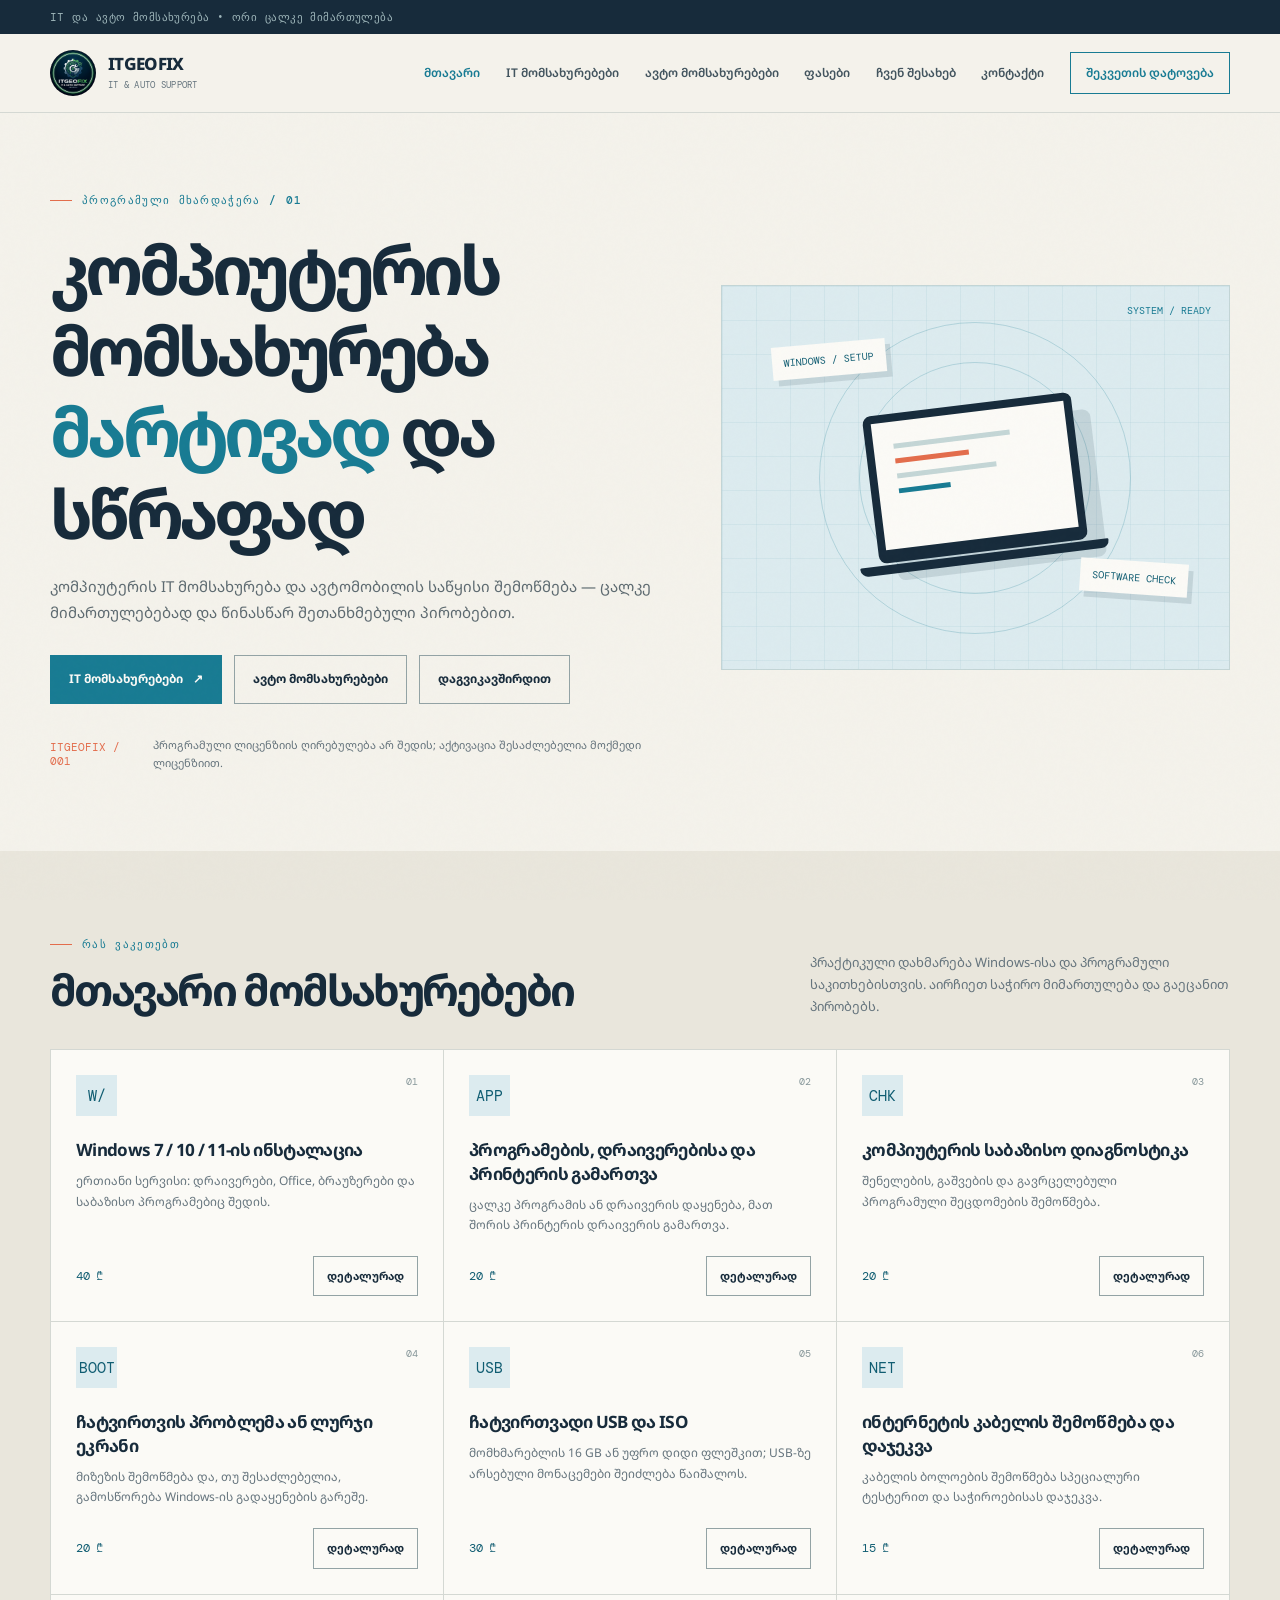
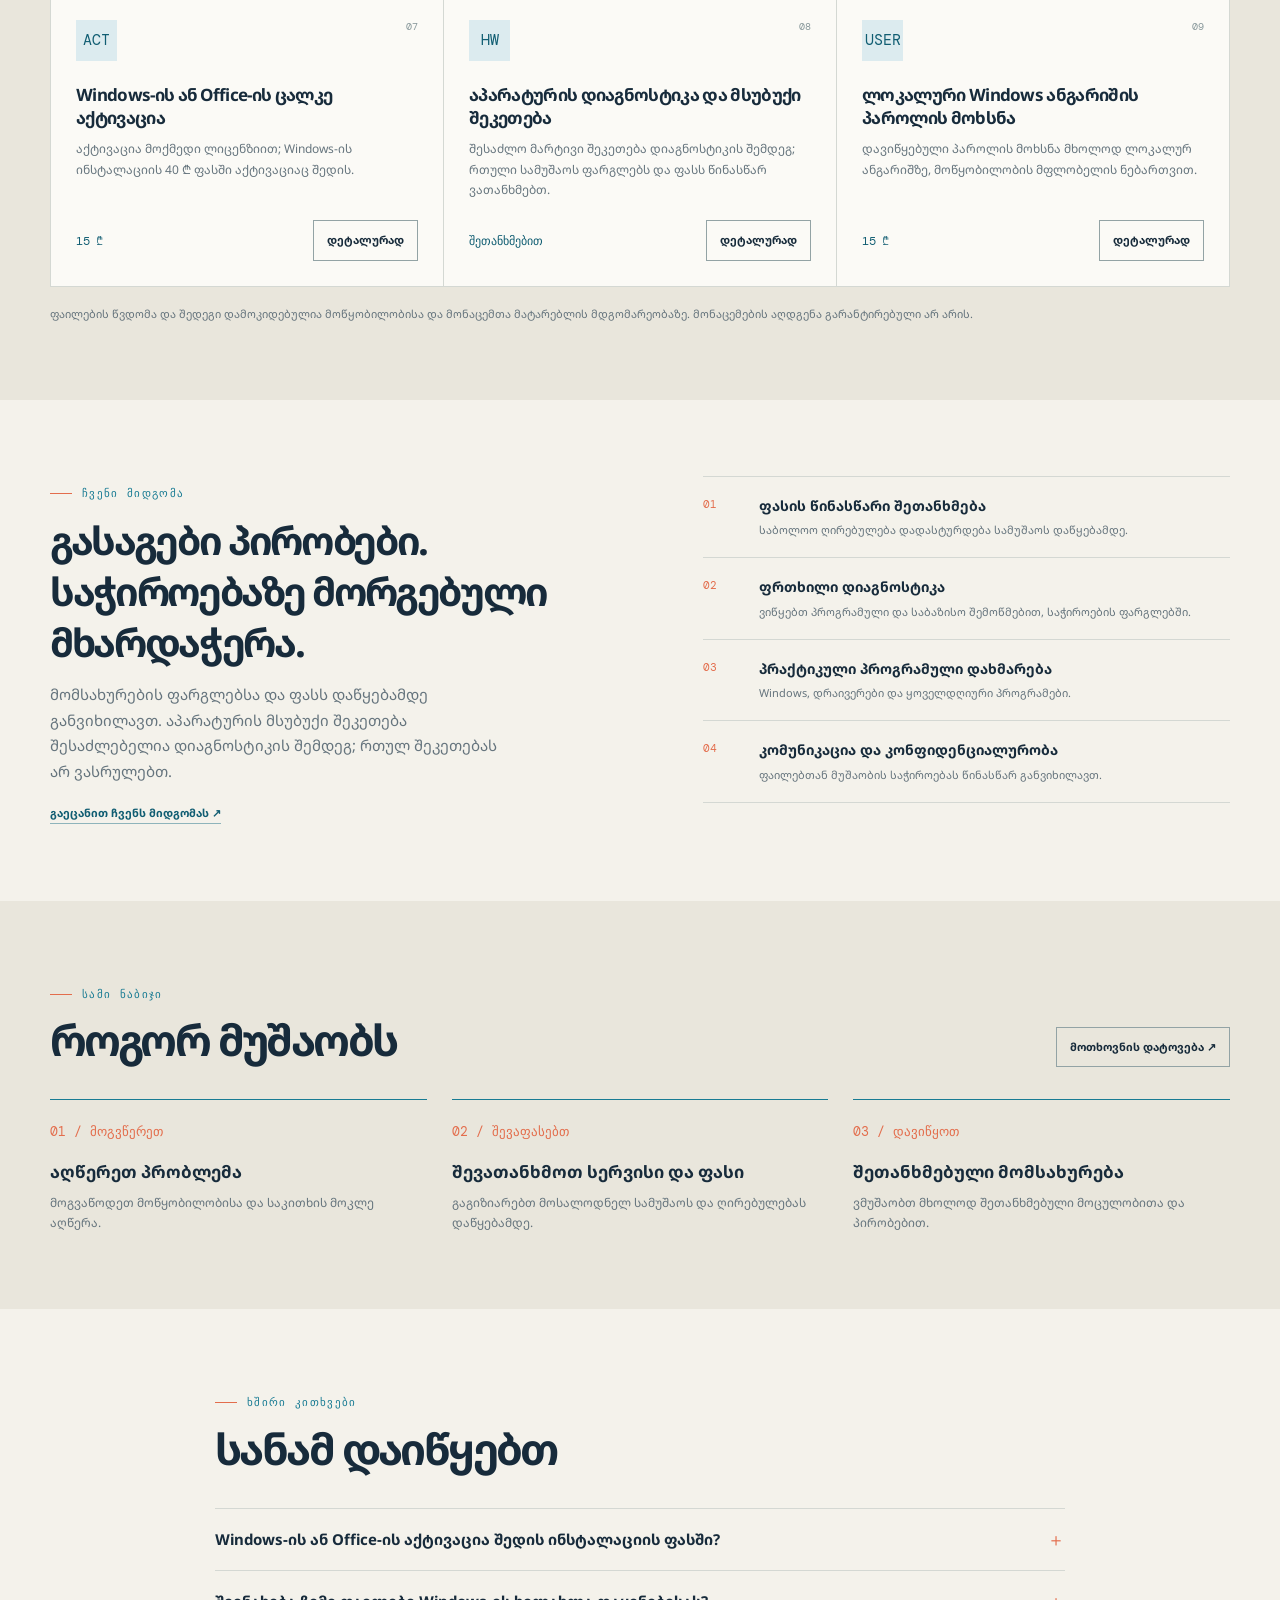
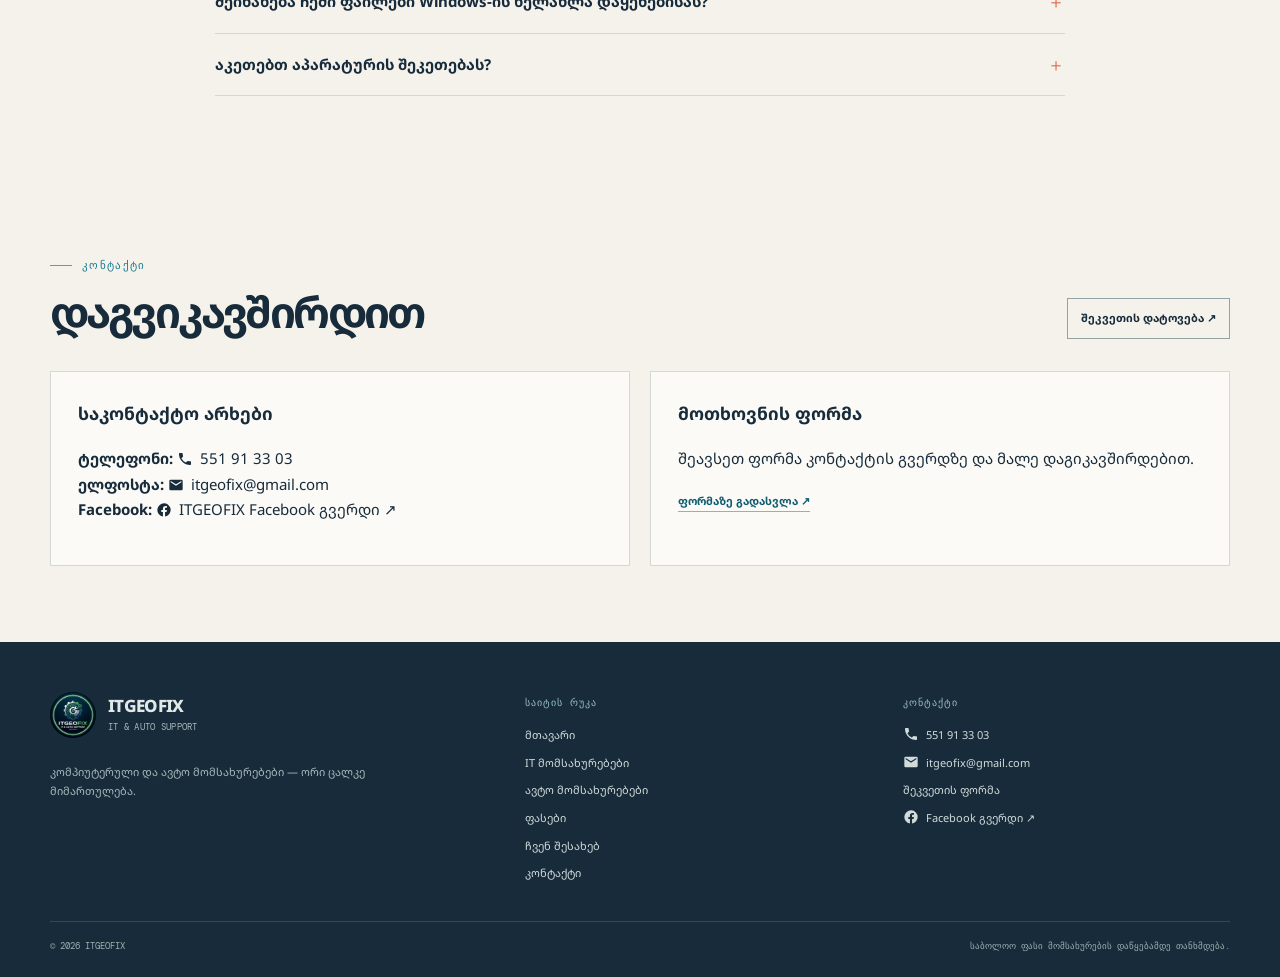
<file: index.html>
<!doctype html>
<html lang="ka">
<head>
  <meta charset="utf-8"><meta name="viewport" content="width=device-width,initial-scale=1">
  <title>ITGEOFIX — კომპიუტერის პროგრამული მხარდაჭერა</title>
  <meta name="description" content="IT და ავტო მომსახურებები ცალკე მიმართულებებად: Windows-ის ინსტალაცია, კომპიუტერის დიაგნოსტიკა და ავტომობილის საწყისი შემოწმება.">
  <meta name="robots" content="index,follow"><meta property="og:type" content="website">
  <meta property="og:title" content="ITGEOFIX — კომპიუტერის მომსახურება">
  <meta property="og:description" content="IT მომსახურება და ავტომობილის საწყისი შემოწმებები — ცალკე განყოფილებებში.">
  <meta property="og:locale" content="ka_GE">
  <link rel="icon" href="favicon.png" type="image/png"><link rel="stylesheet" href="style.css">
      <script src="main.js" defer></script>
</head>
<body><div id="site-header"></div>
<main>
  <section class="hero"><div class="wrap hero-grid">
    <div class="reveal"><span class="eyebrow">პროგრამული მხარდაჭერა / 01</span>
      <h1>კომპიუტერის მომსახურება <em>მარტივად</em> და სწრაფად</h1>
      <p class="hero-copy">კომპიუტერის IT მომსახურება და ავტომობილის საწყისი შემოწმება — ცალკე მიმართულებებად და წინასწარ შეთანხმებული პირობებით.</p>
      <div class="hero-actions"><a class="btn" href="services.html">IT მომსახურებები <span aria-hidden="true">↗</span></a><a class="btn btn-outline" href="auto-services.html">ავტო მომსახურებები</a><a class="btn btn-outline" href="contact.html">დაგვიკავშირდით</a></div>
      <div class="hero-note"><b>ITGEOFIX / 001</b><span>პროგრამული ლიცენზიის ღირებულება არ შედის; აქტივაცია შესაძლებელია მოქმედი ლიცენზიით.</span></div>
    </div>
    <div class="visual-board" role="img" aria-label="კომპიუტერის პროგრამული მხარდაჭერის სქემატური ილუსტრაცია">
      <div class="board-grid"></div><span class="board-index">SYSTEM / READY</span>
      <span class="floating-tag tag-a">WINDOWS / SETUP</span><span class="floating-tag tag-b">SOFTWARE CHECK</span>
      <div class="device"><div class="screen-lines"><i></i><i></i><i></i><i></i></div></div>
    </div>
  </div></section>
  <section class="section section-tint"><div class="wrap">
    <div class="section-head"><div><span class="eyebrow">რას ვაკეთებთ</span><h2>მთავარი მომსახურებები</h2></div><p>პრაქტიკული დახმარება Windows-ისა და პროგრამული საკითხებისთვის. აირჩიეთ საჭირო მიმართულება და გაეცანით პირობებს.</p></div>
    <div class="service-grid">
      <article class="service-card"><div class="service-top"><span class="service-icon">W/</span><span class="service-number">01</span></div><h3>Windows 7 / 10 / 11-ის ინსტალაცია</h3><p>ერთიანი სერვისი: დრაივერები, Office, ბრაუზერები და საბაზისო პროგრამებიც შედის.</p><div class="service-bottom"><span class="price">40 ₾</span><a class="btn btn-outline btn-small" href="service-details.html?service=windows">დეტალურად</a></div></article>
      <article class="service-card"><div class="service-top"><span class="service-icon">APP</span><span class="service-number">02</span></div><h3>პროგრამების, დრაივერებისა და პრინტერის გამართვა</h3><p>ცალკე პროგრამის ან დრაივერის დაყენება, მათ შორის პრინტერის დრაივერის გამართვა.</p><div class="service-bottom"><span class="price">20 ₾</span><a class="btn btn-outline btn-small" href="service-details.html?service=software-drivers">დეტალურად</a></div></article>
      <article class="service-card"><div class="service-top"><span class="service-icon">CHK</span><span class="service-number">03</span></div><h3>კომპიუტერის საბაზისო დიაგნოსტიკა</h3><p>შენელების, გაშვების და გავრცელებული პროგრამული შეცდომების შემოწმება.</p><div class="service-bottom"><span class="price">20 ₾</span><a class="btn btn-outline btn-small" href="service-details.html?service=diagnostics">დეტალურად</a></div></article>
      <article class="service-card"><div class="service-top"><span class="service-icon">BOOT</span><span class="service-number">04</span></div><h3>ჩატვირთვის პრობლემა ან ლურჯი ეკრანი</h3><p>მიზეზის შემოწმება და, თუ შესაძლებელია, გამოსწორება Windows-ის გადაყენების გარეშე.</p><div class="service-bottom"><span class="price">20 ₾</span><a class="btn btn-outline btn-small" href="service-details.html?service=boot-issue">დეტალურად</a></div></article>
      <article class="service-card"><div class="service-top"><span class="service-icon">USB</span><span class="service-number">05</span></div><h3>ჩატვირთვადი USB და ISO</h3><p>მომხმარებლის 16 GB ან უფრო დიდი ფლეშკით; USB-ზე არსებული მონაცემები შეიძლება წაიშალოს.</p><div class="service-bottom"><span class="price">30 ₾</span><a class="btn btn-outline btn-small" href="service-details.html?service=bootable-usb">დეტალურად</a></div></article>
      <article class="service-card"><div class="service-top"><span class="service-icon">NET</span><span class="service-number">06</span></div><h3>ინტერნეტის კაბელის შემოწმება და დაჯეკვა</h3><p>კაბელის ბოლოების შემოწმება სპეციალური ტესტერით და საჭიროებისას დაჯეკვა.</p><div class="service-bottom"><span class="price">15 ₾</span><a class="btn btn-outline btn-small" href="service-details.html?service=network-cable">დეტალურად</a></div></article>
      <article class="service-card"><div class="service-top"><span class="service-icon">ACT</span><span class="service-number">07</span></div><h3>Windows-ის ან Office-ის ცალკე აქტივაცია</h3><p>აქტივაცია მოქმედი ლიცენზიით; Windows-ის ინსტალაციის 40 ₾ ფასში აქტივაციაც შედის.</p><div class="service-bottom"><span class="price">15 ₾</span><a class="btn btn-outline btn-small" href="service-details.html?service=activation">დეტალურად</a></div></article>
       <article class="service-card"><div class="service-top"><span class="service-icon">HW</span><span class="service-number">08</span></div><h3>აპარატურის დიაგნოსტიკა და მსუბუქი შეკეთება</h3><p>შესაძლო მარტივი შეკეთება დიაგნოსტიკის შემდეგ; რთული სამუშაოს ფარგლებს და ფასს წინასწარ ვათანხმებთ.</p><div class="service-bottom"><span class="price">შეთანხმებით</span><a class="btn btn-outline btn-small" href="service-details.html?service=hardware-help">დეტალურად</a></div></article>
       <article class="service-card"><div class="service-top"><span class="service-icon">USER</span><span class="service-number">09</span></div><h3>ლოკალური Windows ანგარიშის პაროლის მოხსნა</h3><p>დავიწყებული პაროლის მოხსნა მხოლოდ ლოკალურ ანგარიშზე, მოწყობილობის მფლობელის ნებართვით.</p><div class="service-bottom"><span class="price">15 ₾</span><a class="btn btn-outline btn-small" href="service-details.html?service=local-password">დეტალურად</a></div></article>
    </div>
    <p style="margin:18px 0 0;color:var(--muted);font-size:11px">ფაილების წვდომა და შედეგი დამოკიდებულია მოწყობილობისა და მონაცემთა მატარებლის მდგომარეობაზე. მონაცემების აღდგენა გარანტირებული არ არის.</p>
  </div></section>
  <section class="section"><div class="wrap benefit-grid">
    <div><span class="eyebrow">ჩვენი მიდგომა</span><h2>გასაგები პირობები. საჭიროებაზე მორგებული მხარდაჭერა.</h2><p>მომსახურების ფარგლებსა და ფასს დაწყებამდე განვიხილავთ. აპარატურის მსუბუქი შეკეთება შესაძლებელია დიაგნოსტიკის შემდეგ; რთულ შეკეთებას არ ვასრულებთ.</p><a class="text-link" href="about.html">გაეცანით ჩვენს მიდგომას ↗</a></div>
    <div class="benefits">
      <div class="benefit"><b>01</b><div><strong>ფასის წინასწარი შეთანხმება</strong><span>საბოლოო ღირებულება დადასტურდება სამუშაოს დაწყებამდე.</span></div></div>
      <div class="benefit"><b>02</b><div><strong>ფრთხილი დიაგნოსტიკა</strong><span>ვიწყებთ პროგრამული და საბაზისო შემოწმებით, საჭიროების ფარგლებში.</span></div></div>
      <div class="benefit"><b>03</b><div><strong>პრაქტიკული პროგრამული დახმარება</strong><span>Windows, დრაივერები და ყოველდღიური პროგრამები.</span></div></div>
      <div class="benefit"><b>04</b><div><strong>კომუნიკაცია და კონფიდენციალურობა</strong><span>ფაილებთან მუშაობის საჭიროებას წინასწარ განვიხილავთ.</span></div></div>
    </div>
  </div></section>
  <section class="section section-tint"><div class="wrap"><div class="section-head"><div><span class="eyebrow">სამი ნაბიჯი</span><h2>როგორ მუშაობს</h2></div><a class="btn btn-outline btn-small" href="contact.html">მოთხოვნის დატოვება ↗</a></div>
    <div class="steps"><article class="step"><span class="step-num">01 / მოგვწერეთ</span><h3>აღწერეთ პრობლემა</h3><p>მოგვაწოდეთ მოწყობილობისა და საკითხის მოკლე აღწერა.</p></article><article class="step"><span class="step-num">02 / შევაფასებთ</span><h3>შევათანხმოთ სერვისი და ფასი</h3><p>გაგიზიარებთ მოსალოდნელ სამუშაოს და ღირებულებას დაწყებამდე.</p></article><article class="step"><span class="step-num">03 / დავიწყოთ</span><h3>შეთანხმებული მომსახურება</h3><p>ვმუშაობთ მხოლოდ შეთანხმებული მოცულობითა და პირობებით.</p></article></div>
  </div></section>
  <section class="section"><div class="wrap" style="max-width:850px"><div class="section-head"><div><span class="eyebrow">ხშირი კითხვები</span><h2>სანამ დაიწყებთ</h2></div></div><div class="faq-list">
    <div class="faq-item"><button class="faq-question" aria-expanded="false"><span>Windows-ის ან Office-ის აქტივაცია შედის ინსტალაციის ფასში?</span><span>＋</span></button><div class="faq-answer">დიახ. Windows-ის 40 ₾-იანი ინსტალაციის ფასში შედის Windows-ისა და Microsoft Office-ის დაყენება და აქტივაცია, თუ შესაბამისი მოქმედი ლიცენზია გაქვთ. ლიცენზიის ღირებულება არ შედის. მხოლოდ აქტივაციის ცალკე შეკვეთა 15 ₾ ღირს.</div></div>
    <div class="faq-item"><button class="faq-question" aria-expanded="false"><span>შეინახება ჩემი ფაილები Windows-ის ხელახლა დაყენებისას?</span><span>＋</span></button><div class="faq-answer">ფორმატირების ან ინსტალაციის დროს მონაცემები შეიძლება დაიკარგოს. მნიშვნელოვანი ფაილები წინასწარ უნდა შეინახოთ; სარეზერვო ასლის საჭიროებას დაწყებამდე განვიხილავთ.</div></div>
    <div class="faq-item"><button class="faq-question" aria-expanded="false"><span>აკეთებთ აპარატურის შეკეთებას?</span><span>＋</span></button><div class="faq-answer">დიახ, დიაგნოსტიკის შემდეგ შესაძლებელია მსუბუქი შეკეთება, თუ პრობლემა ჩვენი მომსახურების ფარგლებშია. რთულ ან დედაპლატის დონეზე შეკეთებას არ ვასრულებთ; სამუშაოს ფარგლებსა და ფასს წინასწარ ვათანხმებთ.</div></div>
  </div></div></section>
<section class="section"><div class="wrap"><div class="section-head"><div><span class="eyebrow">კონტაქტი</span><h2>დაგვიკავშირდით</h2></div><a class="btn btn-outline btn-small" href="contact.html">შეკვეთის დატოვება ↗</a></div><div class="content-grid"><div class="info-panel"><h3>საკონტაქტო არხები</h3><p><strong>ტელეფონი:</strong> <a href="tel:+995551913303">551 91 33 03</a><br><strong>ელფოსტა:</strong> <a href="mailto:itgeofix@gmail.com">itgeofix@gmail.com</a><br><strong>Facebook:</strong> <a href="https://www.facebook.com/profile.php?id=61596451718953" target="_blank" rel="noopener noreferrer">ITGEOFIX Facebook გვერდი ↗</a></p></div><div class="info-panel"><h3>მოთხოვნის ფორმა</h3><p>შეავსეთ ფორმა კონტაქტის გვერდზე და მალე დაგიკავშირდებით.</p><a class="text-link" href="contact.html">ფორმაზე გადასვლა ↗</a></div></div></div></section>
</main><div id="site-footer"></div></body></html>
</file>
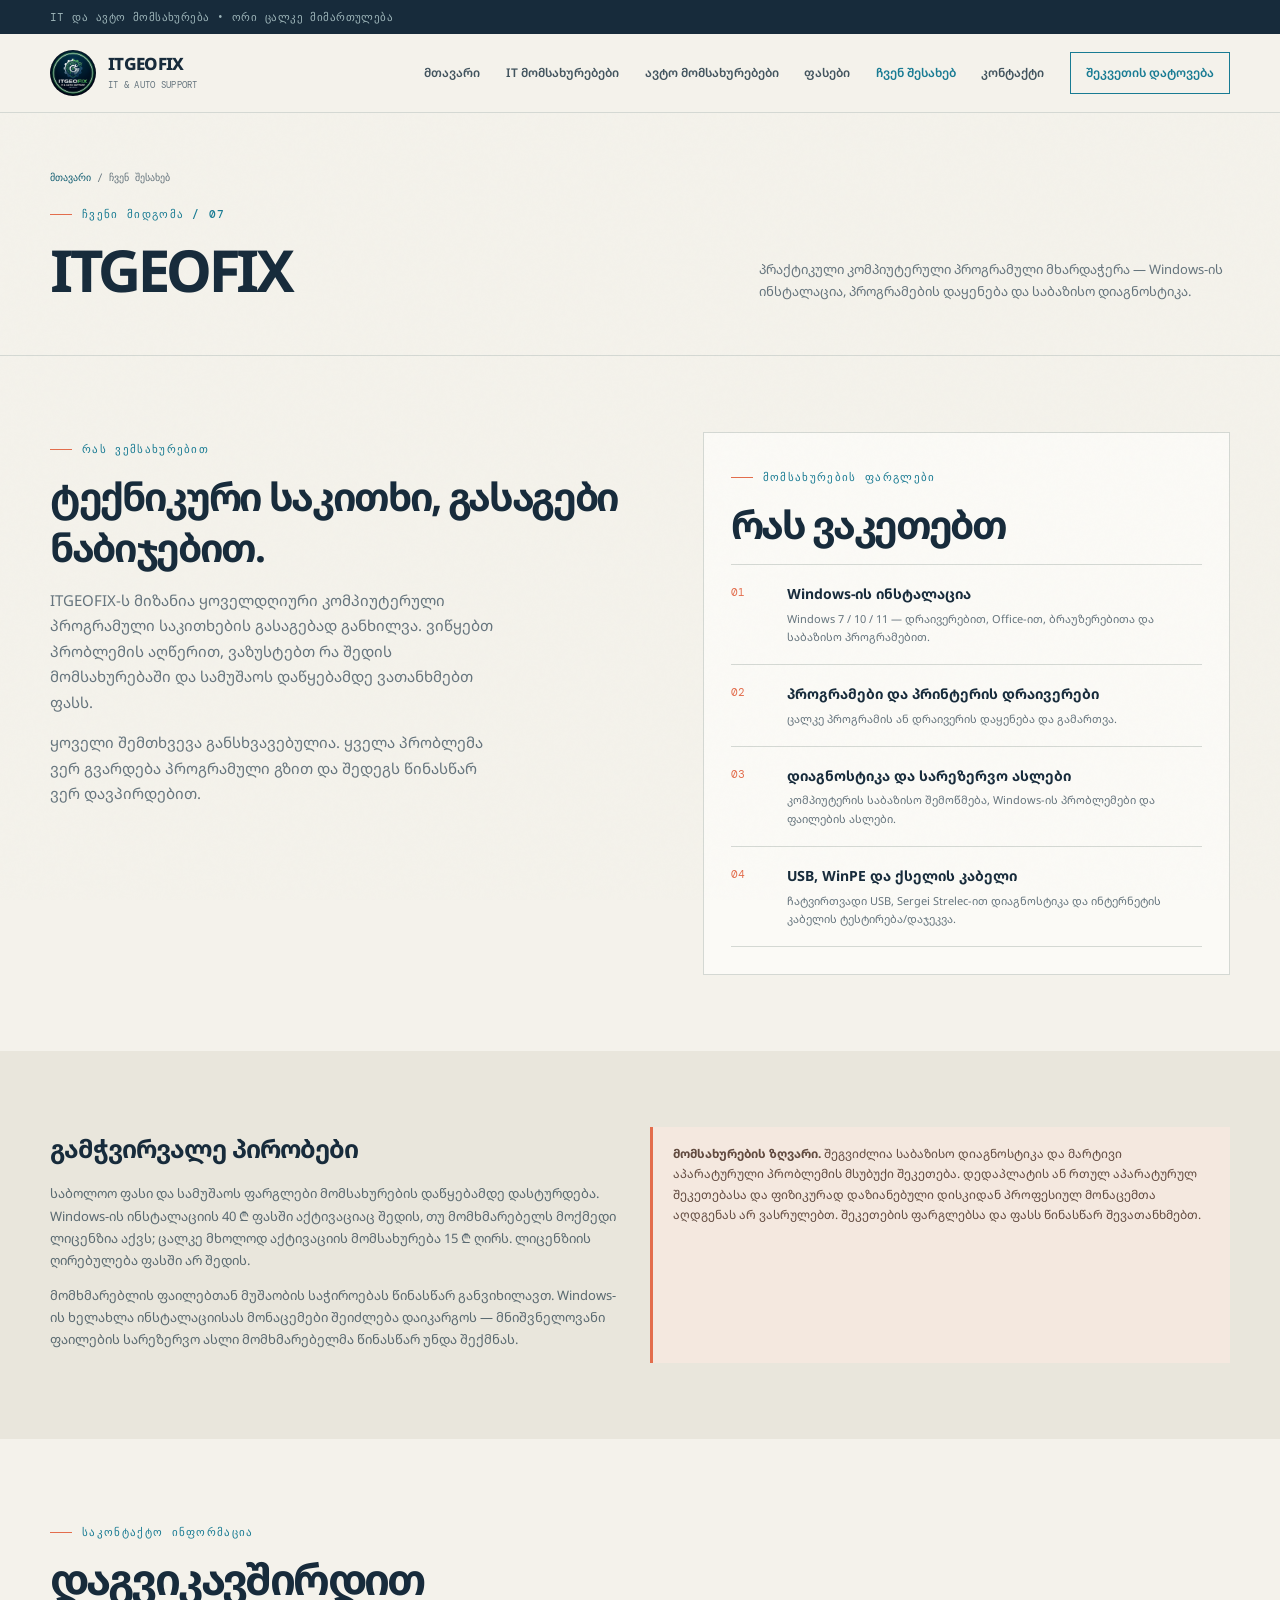
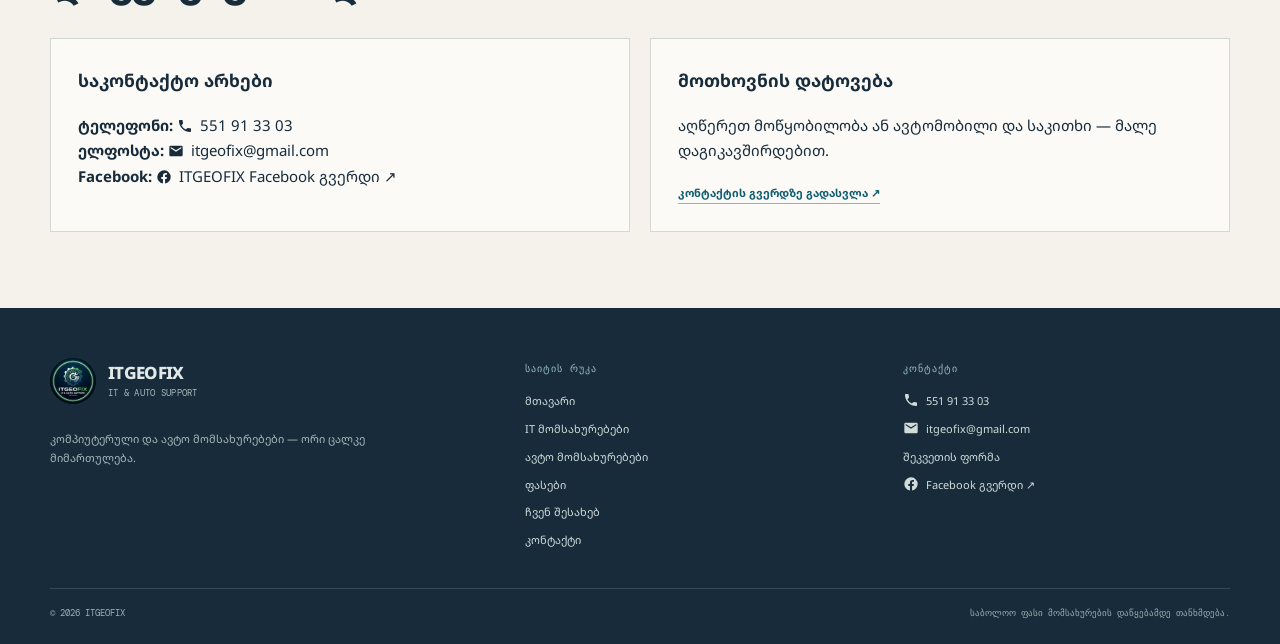
<file: about.html>
<!doctype html><html lang="ka"><head><meta charset="utf-8"><meta name="viewport" content="width=device-width,initial-scale=1"><title>ჩვენ შესახებ | ITGEOFIX</title><meta name="description" content="ITGEOFIX ორიენტირებულია კომპიუტერის პრაქტიკულ პროგრამულ მხარდაჭერაზე, Windows-ის ინსტალაციასა და საბაზისო დიაგნოსტიკაზე."><meta property="og:title" content="ჩვენ შესახებ | ITGEOFIX"><meta property="og:description" content="პრაქტიკული კომპიუტერული პროგრამული მხარდაჭერა."><meta property="og:type" content="website"><link rel="icon" href="favicon.png" type="image/png"><link rel="stylesheet" href="style.css"><script src="main.js" defer></script></head>
<body><div id="site-header"></div><main><section class="page-hero"><div class="wrap page-heading"><div><div class="breadcrumb"><a href="index.html">მთავარი</a> / ჩვენ შესახებ</div><span class="eyebrow">ჩვენი მიდგომა / 07</span><h1>ITGEOFIX</h1></div><p>პრაქტიკული კომპიუტერული პროგრამული მხარდაჭერა — Windows-ის ინსტალაცია, პროგრამების დაყენება და საბაზისო დიაგნოსტიკა.</p></div></section>
<section class="section"><div class="wrap benefit-grid"><div><span class="eyebrow">რას ვემსახურებით</span><h2>ტექნიკური საკითხი, გასაგები ნაბიჯებით.</h2><p>ITGEOFIX-ს მიზანია ყოველდღიური კომპიუტერული პროგრამული საკითხების გასაგებად განხილვა. ვიწყებთ პრობლემის აღწერით, ვაზუსტებთ რა შედის მომსახურებაში და სამუშაოს დაწყებამდე ვათანხმებთ ფასს.</p><p>ყოველი შემთხვევა განსხვავებულია. ყველა პრობლემა ვერ გვარდება პროგრამული გზით და შედეგს წინასწარ ვერ დავპირდებით.</p></div>
<div class="info-panel"><span class="eyebrow">მომსახურების ფარგლები</span><h2 style="margin-top:14px">რას ვაკეთებთ</h2><div class="benefits"><div class="benefit"><b>01</b><div><strong>Windows-ის ინსტალაცია</strong><span>Windows 7 / 10 / 11 — დრაივერებით, Office-ით, ბრაუზერებითა და საბაზისო პროგრამებით.</span></div></div><div class="benefit"><b>02</b><div><strong>პროგრამები და პრინტერის დრაივერები</strong><span>ცალკე პროგრამის ან დრაივერის დაყენება და გამართვა.</span></div></div><div class="benefit"><b>03</b><div><strong>დიაგნოსტიკა და სარეზერვო ასლები</strong><span>კომპიუტერის საბაზისო შემოწმება, Windows-ის პრობლემები და ფაილების ასლები.</span></div></div><div class="benefit"><b>04</b><div><strong>USB, WinPE და ქსელის კაბელი</strong><span>ჩატვირთვადი USB, Sergei Strelec-ით დიაგნოსტიკა და ინტერნეტის კაბელის ტესტირება/დაჯეკვა.</span></div></div></div></div>
</div></section>
<section class="section section-tint"><div class="wrap content-grid"><div class="prose"><h2>გამჭვირვალე პირობები</h2><p>საბოლოო ფასი და სამუშაოს ფარგლები მომსახურების დაწყებამდე დასტურდება. Windows-ის ინსტალაციის 40 ₾ ფასში აქტივაციაც შედის, თუ მომხმარებელს მოქმედი ლიცენზია აქვს; ცალკე მხოლოდ აქტივაციის მომსახურება 15 ₾ ღირს. ლიცენზიის ღირებულება ფასში არ შედის.</p><p>მომხმარებლის ფაილებთან მუშაობის საჭიროებას წინასწარ განვიხილავთ. Windows-ის ხელახლა ინსტალაციისას მონაცემები შეიძლება დაიკარგოს — მნიშვნელოვანი ფაილების სარეზერვო ასლი მომხმარებელმა წინასწარ უნდა შექმნას.</p></div><div class="notice"><strong>მომსახურების ზღვარი.</strong> შეგვიძლია საბაზისო დიაგნოსტიკა და მარტივი აპარატურული პრობლემის მსუბუქი შეკეთება. დედაპლატის ან რთულ აპარატურულ შეკეთებასა და ფიზიკურად დაზიანებული დისკიდან პროფესიულ მონაცემთა აღდგენას არ ვასრულებთ. შეკეთების ფარგლებსა და ფასს წინასწარ შევათანხმებთ.</div></div></section>
<section class="section"><div class="wrap"><div class="section-head"><div><span class="eyebrow">საკონტაქტო ინფორმაცია</span><h2>დაგვიკავშირდით</h2></div></div><div class="content-grid"><div class="info-panel"><h3>საკონტაქტო არხები</h3><p><strong>ტელეფონი:</strong> <a href="tel:+995551913303">551 91 33 03</a><br><strong>ელფოსტა:</strong> <a href="mailto:itgeofix@gmail.com">itgeofix@gmail.com</a><br><strong>Facebook:</strong> <a href="https://www.facebook.com/profile.php?id=61596451718953" target="_blank" rel="noopener noreferrer">ITGEOFIX Facebook გვერდი ↗</a></p></div><div class="info-panel"><h3>მოთხოვნის დატოვება</h3><p>აღწერეთ მოწყობილობა ან ავტომობილი და საკითხი — მალე დაგიკავშირდებით.</p><a class="text-link" href="contact.html">კონტაქტის გვერდზე გადასვლა ↗</a></div></div></div></section>
</main><div id="site-footer"></div></body></html>
</file>
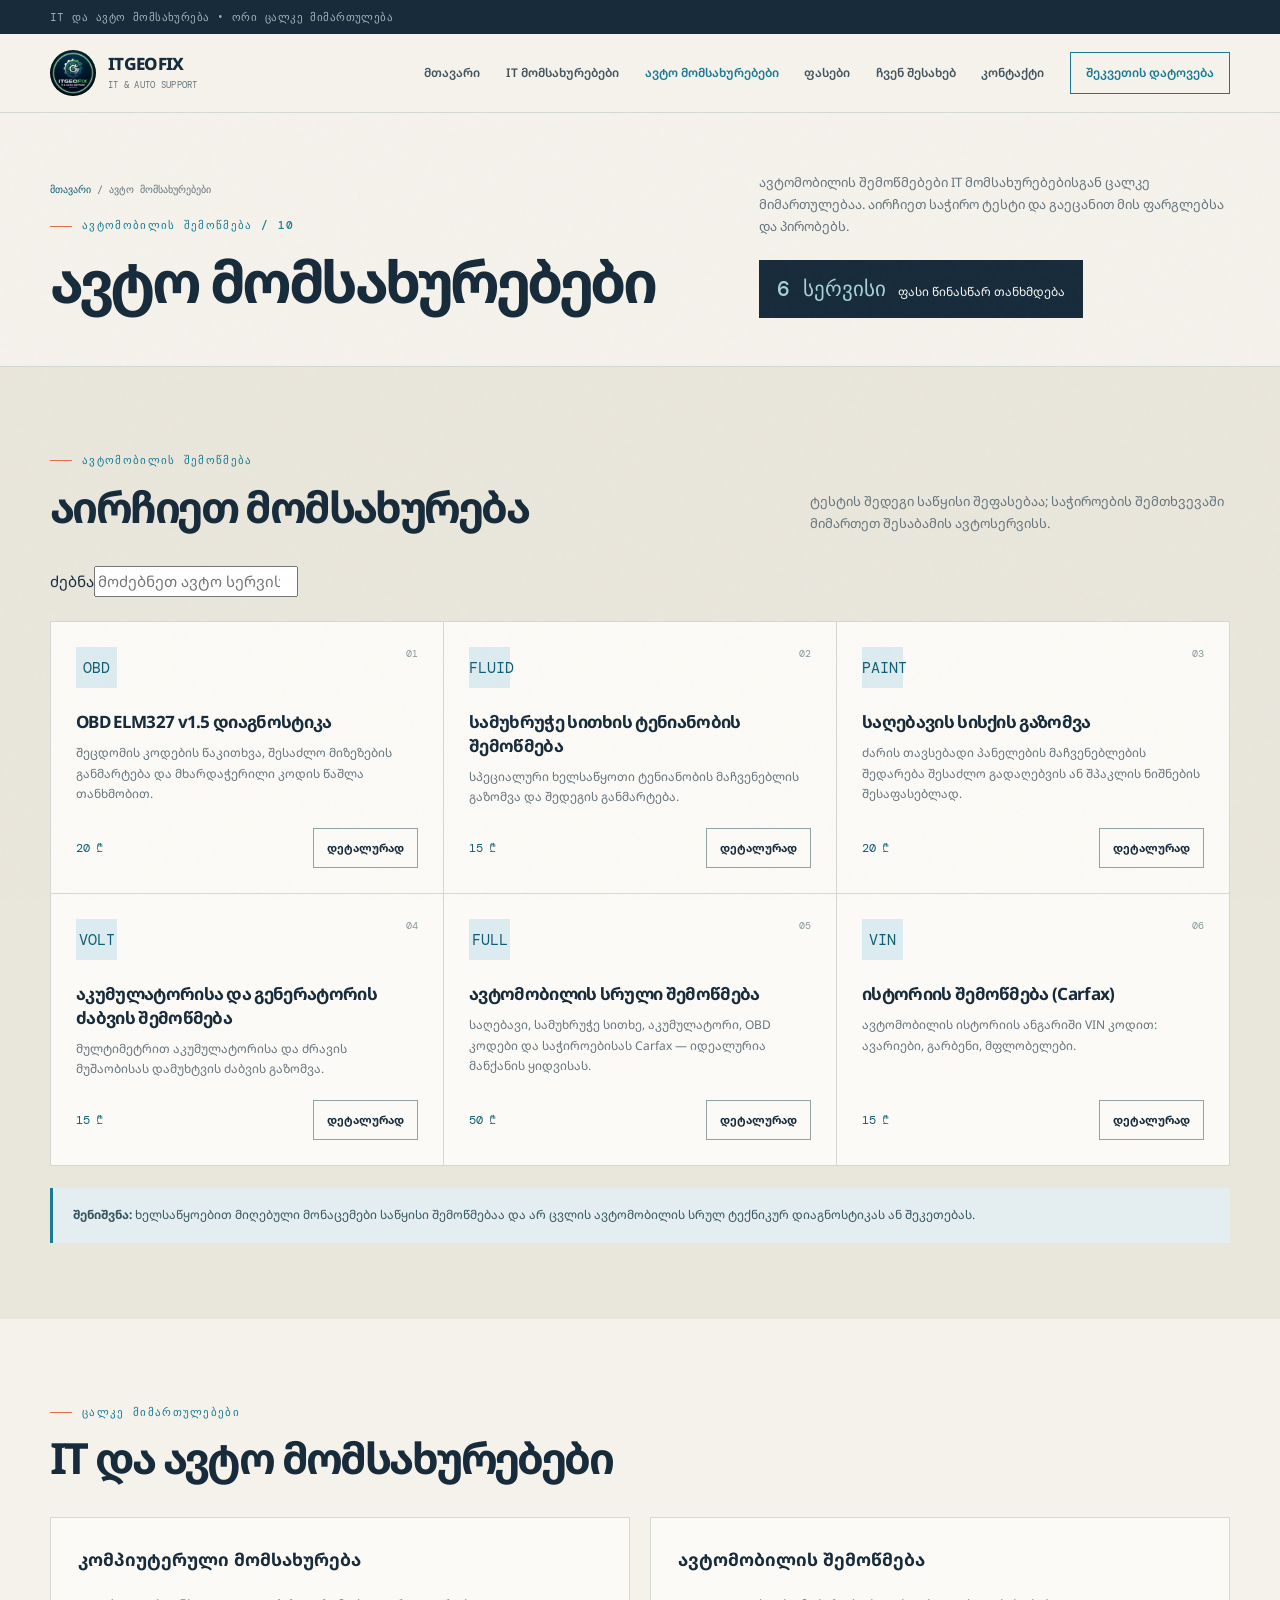
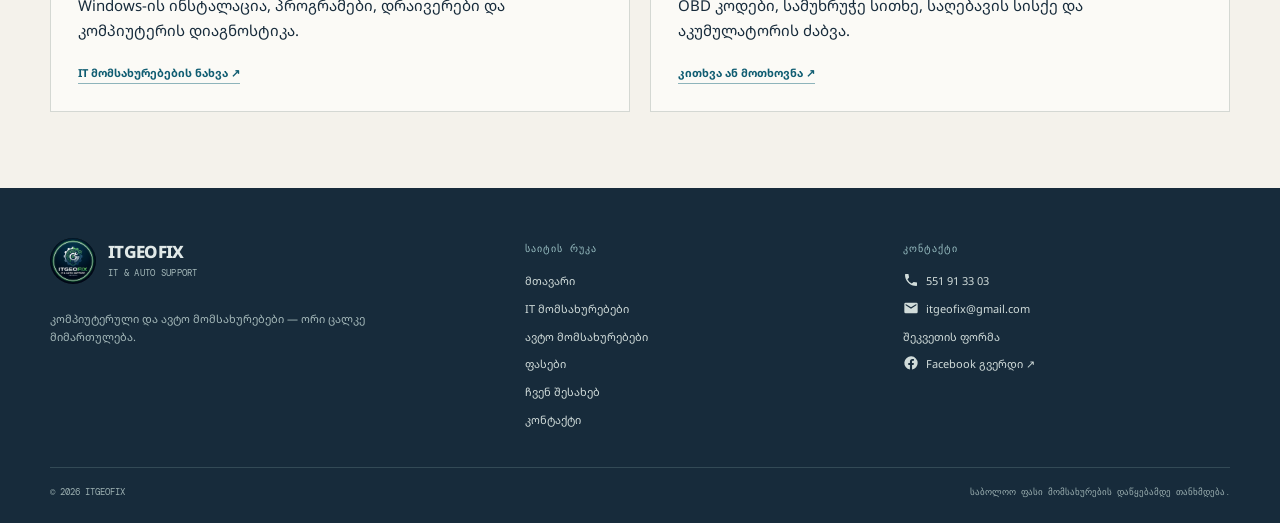
<file: auto-services.html>
<!doctype html>
<html lang="ka">
<head>
  <meta charset="utf-8">
  <meta name="viewport" content="width=device-width,initial-scale=1">
  <title>ავტო მომსახურებები | ITGEOFIX</title>
  <meta name="description" content="ავტომობილის OBD-II დიაგნოსტიკა, სამუხრუჭე სითხის ტესტი, საღებავის სისქის გაზომვა და აკუმულატორის ძაბვის შემოწმება.">
  <meta property="og:title" content="ავტო მომსახურებები | ITGEOFIX">
  <meta property="og:description" content="ავტომობილის საწყისი შემოწმებები ცალკე ავტო მომსახურების განყოფილებაში.">
  <meta property="og:type" content="website">
  <link rel="icon" href="favicon.png" type="image/png">
  <link rel="stylesheet" href="style.css">
  <script src="main.js" defer></script>
</head>
<body>
  <div id="site-header"></div>
  <main>
    <section class="page-hero">
      <div class="wrap page-heading">
        <div>
          <div class="breadcrumb"><a href="index.html">მთავარი</a> / ავტო მომსახურებები</div>
          <span class="eyebrow">ავტომობილის შემოწმება / 10</span>
          <h1>ავტო მომსახურებები</h1>
        </div>
        <div>
          <p>ავტომობილის შემოწმებები IT მომსახურებებისგან ცალკე მიმართულებაა. აირჩიეთ საჭირო ტესტი და გაეცანით მის ფარგლებსა და პირობებს.</p>
          <div class="price-ribbon" style="margin-top:18px"><strong>6 სერვისი</strong><span>ფასი წინასწარ თანხმდება</span></div>
        </div>
      </div>
    </section>
    <section class="section section-tint">
      <div class="wrap">
        <div class="section-head">
          <div><span class="eyebrow">ავტომობილის შემოწმება</span><h2>აირჩიეთ მომსახურება</h2></div>
          <p>ტესტის შედეგი საწყისი შეფასებაა; საჭიროების შემთხვევაში მიმართეთ შესაბამის ავტოსერვისს.</p>
        </div>
        <div class="toolbar">
          <label class="search-control" for="service-search"><span>ძებნა</span><input id="service-search" type="search" placeholder="მოძებნეთ ავტო სერვისი"></label>
        </div>
        <div class="service-grid">
          <article class="service-card" data-service-card data-category="obd">
            <div class="service-top"><span class="service-icon">OBD</span><span class="service-number">01</span></div>
            <h3>OBD ELM327 v1.5 დიაგნოსტიკა</h3>
            <p>შეცდომის კოდების წაკითხვა, შესაძლო მიზეზების განმარტება და მხარდაჭერილი კოდის წაშლა თანხმობით.</p>
            <div class="service-bottom"><span class="price">20 ₾</span><a class="btn btn-outline btn-small" href="service-details.html?service=obd-diagnostics">დეტალურად</a></div>
          </article>
          <article class="service-card" data-service-card data-category="brakes">
            <div class="service-top"><span class="service-icon">FLUID</span><span class="service-number">02</span></div>
            <h3>სამუხრუჭე სითხის ტენიანობის შემოწმება</h3>
            <p>სპეციალური ხელსაწყოთი ტენიანობის მაჩვენებლის გაზომვა და შედეგის განმარტება.</p>
            <div class="service-bottom"><span class="price">15 ₾</span><a class="btn btn-outline btn-small" href="service-details.html?service=brake-fluid-test">დეტალურად</a></div>
          </article>
          <article class="service-card" data-service-card data-category="body">
            <div class="service-top"><span class="service-icon">PAINT</span><span class="service-number">03</span></div>
            <h3>საღებავის სისქის გაზომვა</h3>
            <p>ძარის თავსებადი პანელების მაჩვენებლების შედარება შესაძლო გადაღებვის ან შპაკლის ნიშნების შესაფასებლად.</p>
            <div class="service-bottom"><span class="price">20 ₾</span><a class="btn btn-outline btn-small" href="service-details.html?service=paint-thickness">დეტალურად</a></div>
          </article>
          <article class="service-card" data-service-card data-category="electric">
            <div class="service-top"><span class="service-icon">VOLT</span><span class="service-number">04</span></div>
            <h3>აკუმულატორისა და გენერატორის ძაბვის შემოწმება</h3>
            <p>მულტიმეტრით აკუმულატორისა და ძრავის მუშაობისას დამუხტვის ძაბვის გაზომვა.</p>
            <div class="service-bottom"><span class="price">15 ₾</span><a class="btn btn-outline btn-small" href="service-details.html?service=battery-alternator-check">დეტალურად</a></div>
          </article>
          <article class="service-card" data-service-card data-category="full"><div class="service-top"><span class="service-icon">FULL</span><span class="service-number">05</span></div><h3>ავტომობილის სრული შემოწმება</h3><p>საღებავი, სამუხრუჭე სითხე, აკუმულატორი, OBD კოდები და საჭიროებისას Carfax — იდეალურია მანქანის ყიდვისას.</p><div class="service-bottom"><span class="price">50 ₾</span><a class="btn btn-outline btn-small" href="service-details.html?service=full-car-inspection">დეტალურად</a></div></article>
<article class="service-card" data-service-card data-category="history"><div class="service-top"><span class="service-icon">VIN</span><span class="service-number">06</span></div><h3>ისტორიის შემოწმება (Carfax)</h3><p>ავტომობილის ისტორიის ანგარიში VIN კოდით: ავარიები, გარბენი, მფლობელები.</p><div class="service-bottom"><span class="price">15 ₾</span><a class="btn btn-outline btn-small" href="service-details.html?service=carfax-check">დეტალურად</a></div></article>
        </div>
        <div class="notice blue" style="margin-top:22px">
          <strong>შენიშვნა:</strong> ხელსაწყოებით მიღებული მონაცემები საწყისი შემოწმებაა და არ ცვლის ავტომობილის სრულ ტექნიკურ დიაგნოსტიკას ან შეკეთებას.
        </div>
      </div>
    </section>
    <section class="section">
      <div class="wrap">
        <div class="section-head"><div><span class="eyebrow">ცალკე მიმართულებები</span><h2>IT და ავტო მომსახურებები</h2></div></div>
        <div class="content-grid">
          <article class="info-panel"><h3>კომპიუტერული მომსახურება</h3><p>Windows-ის ინსტალაცია, პროგრამები, დრაივერები და კომპიუტერის დიაგნოსტიკა.</p><a class="text-link" href="services.html">IT მომსახურებების ნახვა ↗</a></article>
          <article class="info-panel"><h3>ავტომობილის შემოწმება</h3><p>OBD კოდები, სამუხრუჭე სითხე, საღებავის სისქე და აკუმულატორის ძაბვა.</p><a class="text-link" href="contact.html">კითხვა ან მოთხოვნა ↗</a></article>
        </div>
      </div>
    </section>
  </main>
  <div id="site-footer"></div>
</body>
</html>
</file>
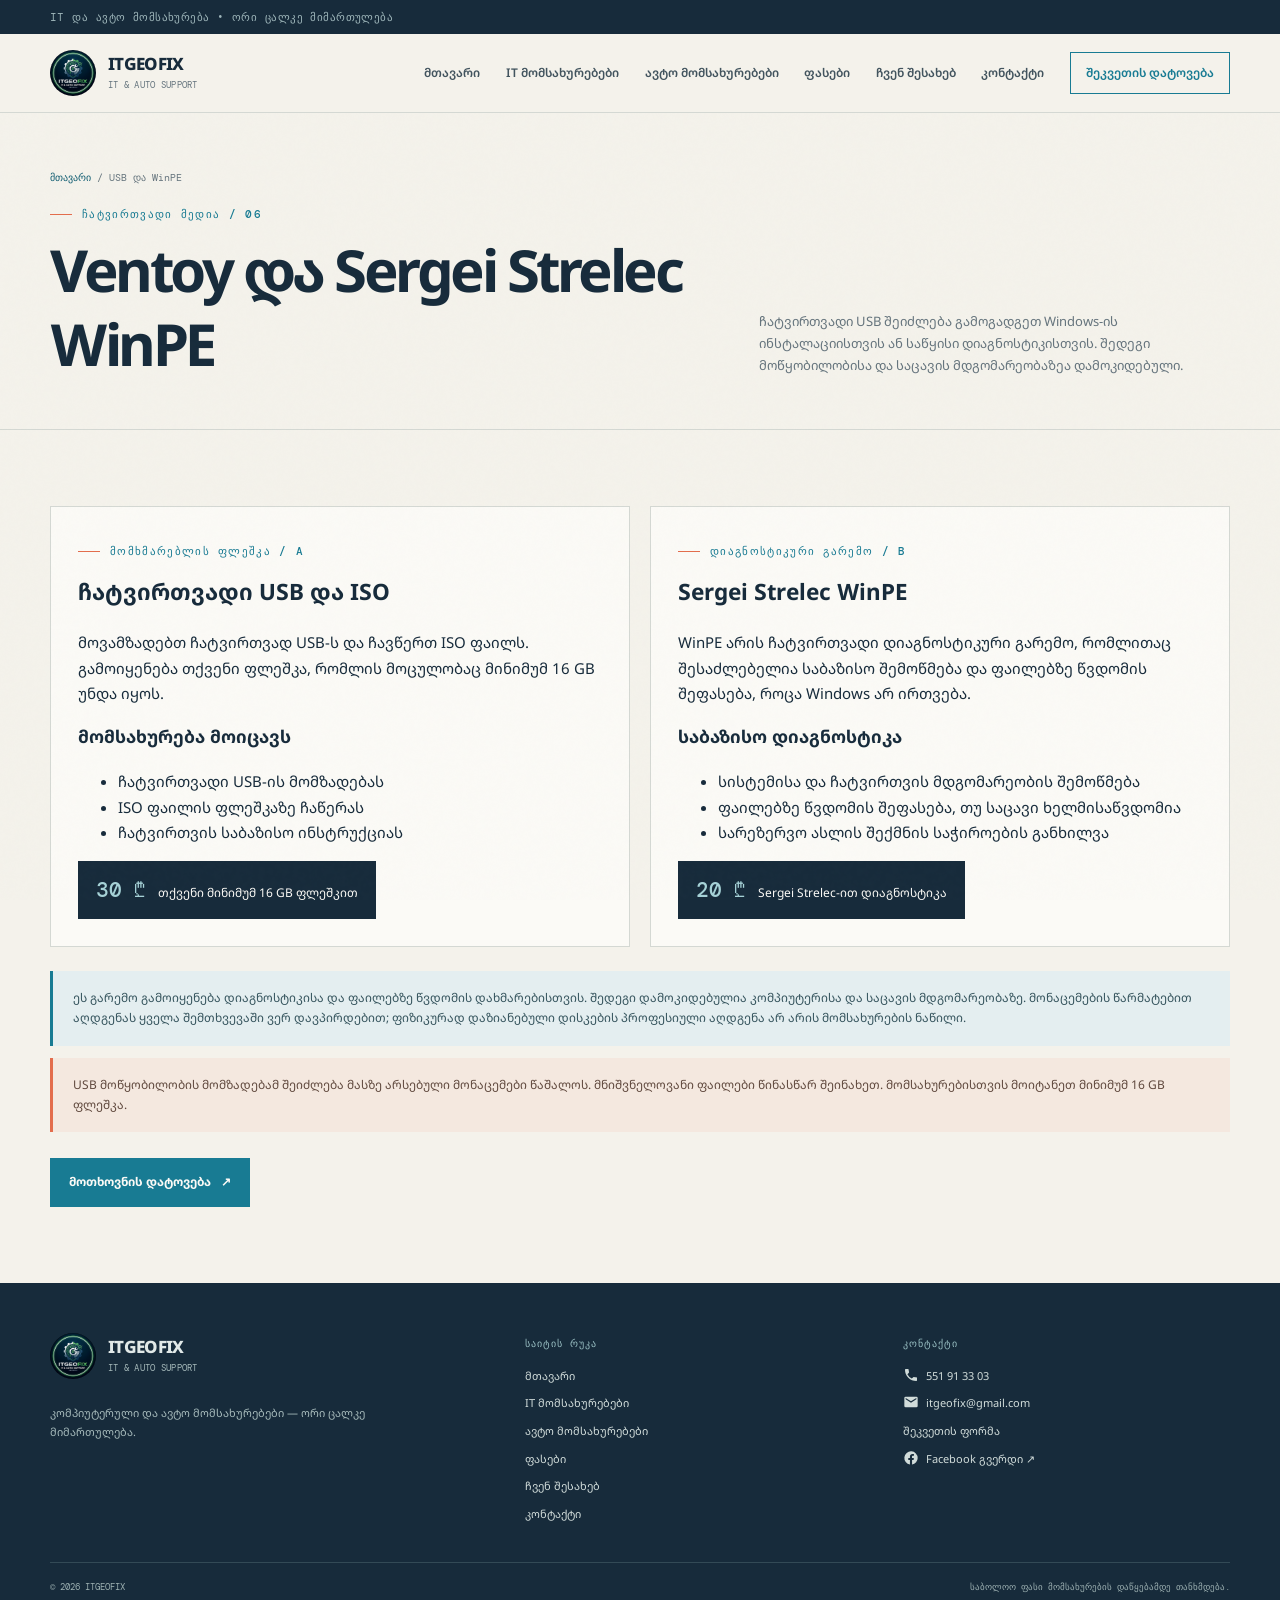
<file: bootable-usb.html>
<!doctype html><html lang="ka"><head><meta charset="utf-8"><meta name="viewport" content="width=device-width,initial-scale=1"><title>Ventoy და ჩატვირთვადი USB | ITGEOFIX</title><meta name="description" content="Ventoy USB-ის მომზადება და Sergei Strelec WinPE-ის საბაზისო დიაგნოსტიკური დახმარება."><meta property="og:title" content="Ventoy და ჩატვირთვადი USB | ITGEOFIX"><meta property="og:description" content="ჩატვირთვადი USB და საწყისი სისტემური დიაგნოსტიკა."><meta property="og:type" content="website"><link rel="icon" href="favicon.png" type="image/png"><link rel="stylesheet" href="style.css"><script src="main.js" defer></script></head>
<body><div id="site-header"></div><main><section class="page-hero"><div class="wrap page-heading"><div><div class="breadcrumb"><a href="index.html">მთავარი</a> / USB და WinPE</div><span class="eyebrow">ჩატვირთვადი მედია / 06</span><h1>Ventoy და Sergei Strelec WinPE</h1></div><p>ჩატვირთვადი USB შეიძლება გამოგადგეთ Windows-ის ინსტალაციისთვის ან საწყისი დიაგნოსტიკისთვის. შედეგი მოწყობილობისა და საცავის მდგომარეობაზეა დამოკიდებული.</p></div></section>
<section class="section"><div class="wrap">
<div class="content-grid">
<article class="info-panel"><span class="eyebrow">მომხმარებლის ფლეშკა / A</span><h2 style="margin-top:14px">ჩატვირთვადი USB და ISO</h2><p>მოვამზადებთ ჩატვირთვად USB-ს და ჩავწერთ ISO ფაილს. გამოიყენება თქვენი ფლეშკა, რომლის მოცულობაც მინიმუმ 16 GB უნდა იყოს.</p><h3>მომსახურება მოიცავს</h3><ul><li>ჩატვირთვადი USB-ის მომზადებას</li><li>ISO ფაილის ფლეშკაზე ჩაწერას</li><li>ჩატვირთვის საბაზისო ინსტრუქციას</li></ul><div class="price-ribbon"><strong>30 ₾</strong><span>თქვენი მინიმუმ 16 GB ფლეშკით</span></div></article>
<article id="strelec" class="info-panel"><span class="eyebrow">დიაგნოსტიკური გარემო / B</span><h2 style="margin-top:14px">Sergei Strelec WinPE</h2><p>WinPE არის ჩატვირთვადი დიაგნოსტიკური გარემო, რომლითაც შესაძლებელია საბაზისო შემოწმება და ფაილებზე წვდომის შეფასება, როცა Windows არ ირთვება.</p><h3>საბაზისო დიაგნოსტიკა</h3><ul><li>სისტემისა და ჩატვირთვის მდგომარეობის შემოწმება</li><li>ფაილებზე წვდომის შეფასება, თუ საცავი ხელმისაწვდომია</li><li>სარეზერვო ასლის შექმნის საჭიროების განხილვა</li></ul><div class="price-ribbon"><strong>20 ₾</strong><span>Sergei Strelec-ით დიაგნოსტიკა</span></div></article>
</div>
<div class="notice blue" style="margin-top:24px">ეს გარემო გამოიყენება დიაგნოსტიკისა და ფაილებზე წვდომის დახმარებისთვის. შედეგი დამოკიდებულია კომპიუტერისა და საცავის მდგომარეობაზე. მონაცემების წარმატებით აღდგენას ყველა შემთხვევაში ვერ დავპირდებით; ფიზიკურად დაზიანებული დისკების პროფესიული აღდგენა არ არის მომსახურების ნაწილი.</div>
<div class="notice" style="margin-top:12px">USB მოწყობილობის მომზადებამ შეიძლება მასზე არსებული მონაცემები წაშალოს. მნიშვნელოვანი ფაილები წინასწარ შეინახეთ. მომსახურებისთვის მოიტანეთ მინიმუმ 16 GB ფლეშკა.</div>
<div style="margin-top:26px"><a class="btn" href="contact.html?service=bootable-usb">მოთხოვნის დატოვება <span aria-hidden="true">↗</span></a></div>
</div></section></main><div id="site-footer"></div></body></html>
</file>
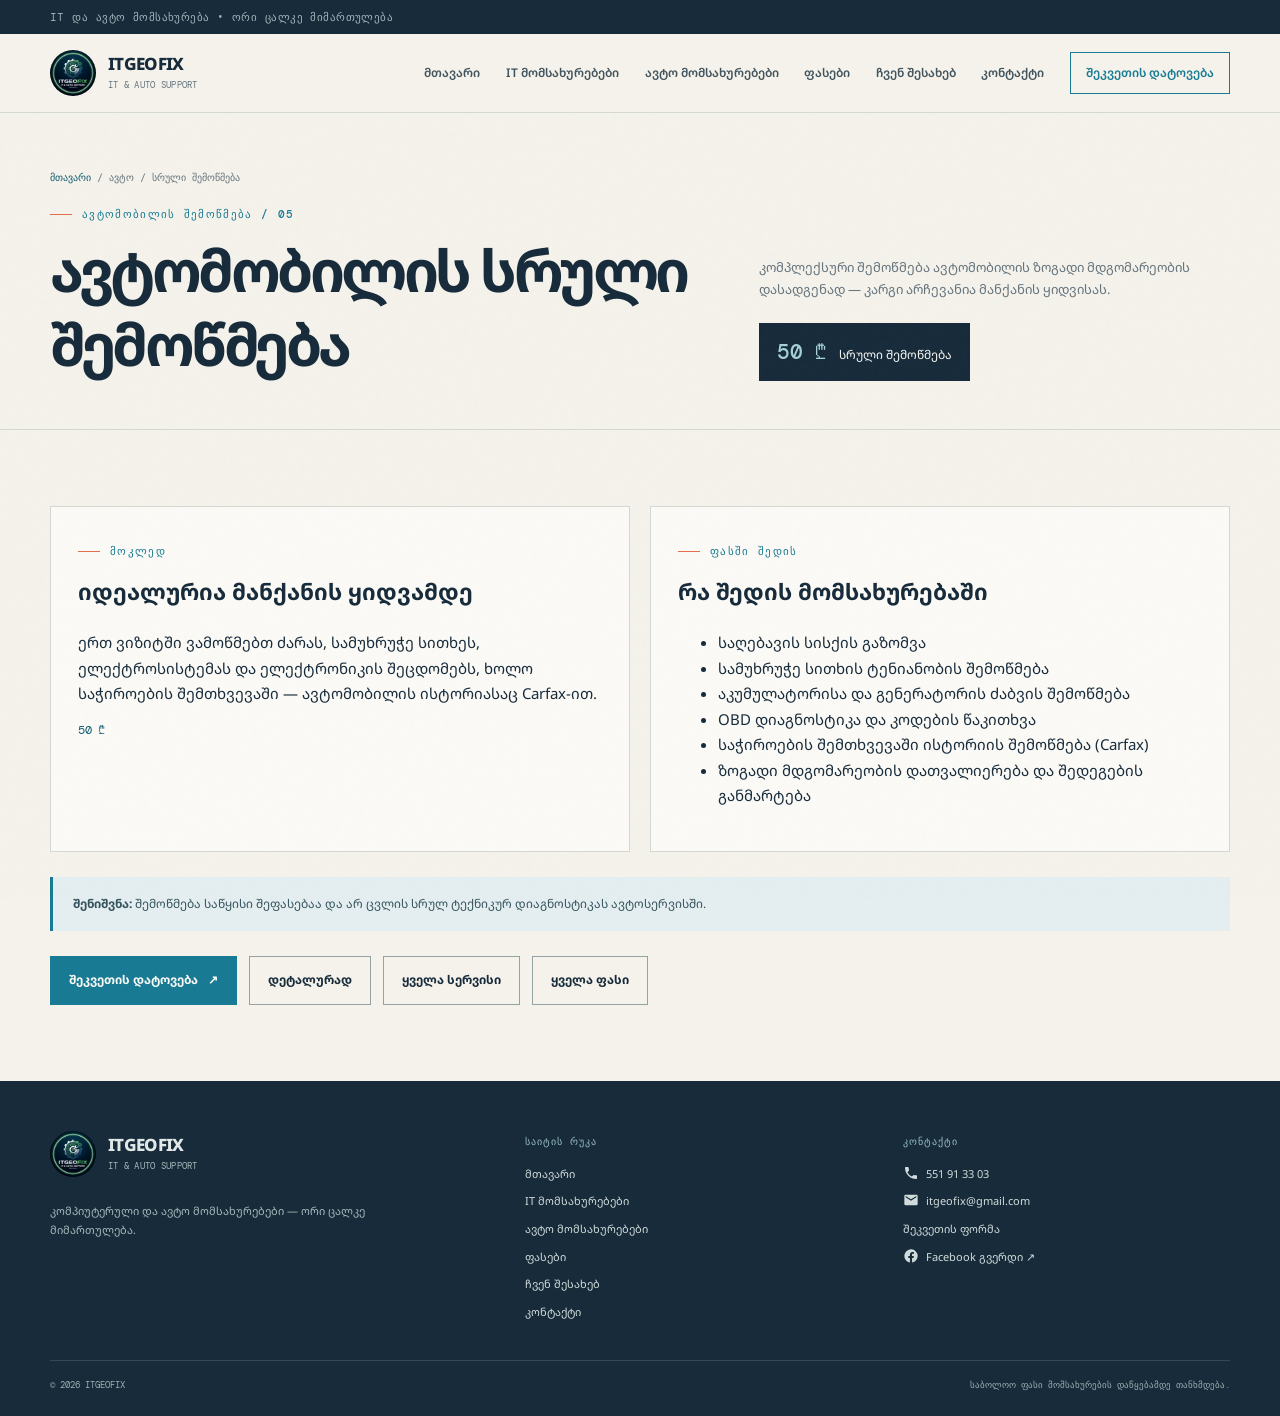
<file: car-full-inspection.html>
<!doctype html><html lang="ka"><head><meta charset="utf-8"><meta name="viewport" content="width=device-width,initial-scale=1"><title>ავტომობილის სრული შემოწმება — 50 ₾ | ITGEOFIX</title><meta name="description" content="კომპლექსური შემოწმება ავტომობილის ზოგადი მდგომარეობის დასადგენად — კარგი არჩევანია მანქანის ყიდვისას."><meta property="og:title" content="ავტომობილის სრული შემოწმება — 50 ₾ | ITGEOFIX"><meta property="og:description" content="კომპლექსური შემოწმება ავტომობილის ზოგადი მდგომარეობის დასადგენად — კარგი არჩევანია მანქანის ყიდვისას."><meta property="og:type" content="website"><link rel="icon" href="favicon.png" type="image/png"><link rel="stylesheet" href="style.css"><script src="main.js" defer></script></head>
<body><div id="site-header"></div><main><section class="page-hero"><div class="wrap page-heading"><div><div class="breadcrumb"><a href="index.html">მთავარი</a> / ავტო / სრული შემოწმება</div><span class="eyebrow">ავტომობილის შემოწმება / 05</span><h1>ავტომობილის სრული შემოწმება</h1></div><div><p>კომპლექსური შემოწმება ავტომობილის ზოგადი მდგომარეობის დასადგენად — კარგი არჩევანია მანქანის ყიდვისას.</p><div class="price-ribbon" style="margin-top:18px"><strong>50 ₾</strong><span>სრული შემოწმება</span></div></div></div></section>
<section class="section"><div class="wrap">
<div class="content-grid">
<article class="info-panel"><span class="eyebrow">მოკლედ</span><h2 style="margin-top:14px">იდეალურია მანქანის ყიდვამდე</h2><p>ერთ ვიზიტში ვამოწმებთ ძარას, სამუხრუჭე სითხეს, ელექტროსისტემას და ელექტრონიკის შეცდომებს, ხოლო საჭიროების შემთხვევაში — ავტომობილის ისტორიასაც Carfax-ით.</p><p class="price">50 ₾</p></article>
<article class="info-panel"><span class="eyebrow">ფასში შედის</span><h2 style="margin-top:14px">რა შედის მომსახურებაში</h2><ul><li>საღებავის სისქის გაზომვა</li><li>სამუხრუჭე სითხის ტენიანობის შემოწმება</li><li>აკუმულატორისა და გენერატორის ძაბვის შემოწმება</li><li>OBD დიაგნოსტიკა და კოდების წაკითხვა</li><li>საჭიროების შემთხვევაში ისტორიის შემოწმება (Carfax)</li><li>ზოგადი მდგომარეობის დათვალიერება და შედეგების განმარტება</li></ul></article>
</div>
<div class="notice blue" style="margin-top:25px"><strong>შენიშვნა:</strong> შემოწმება საწყისი შეფასებაა და არ ცვლის სრულ ტექნიკურ დიაგნოსტიკას ავტოსერვისში.</div>
<div style="margin-top:25px;display:flex;gap:12px;flex-wrap:wrap"><a class="btn" href="contact.html?service=full-car-inspection">შეკვეთის დატოვება <span aria-hidden="true">↗</span></a><a class="btn btn-outline" href="service-details.html?service=full-car-inspection">დეტალურად</a><a class="btn btn-outline" href="auto-services.html">ყველა სერვისი</a><a class="btn btn-outline" href="pricing.html">ყველა ფასი</a></div>
</div></section></main><div id="site-footer"></div></body></html>
</file>
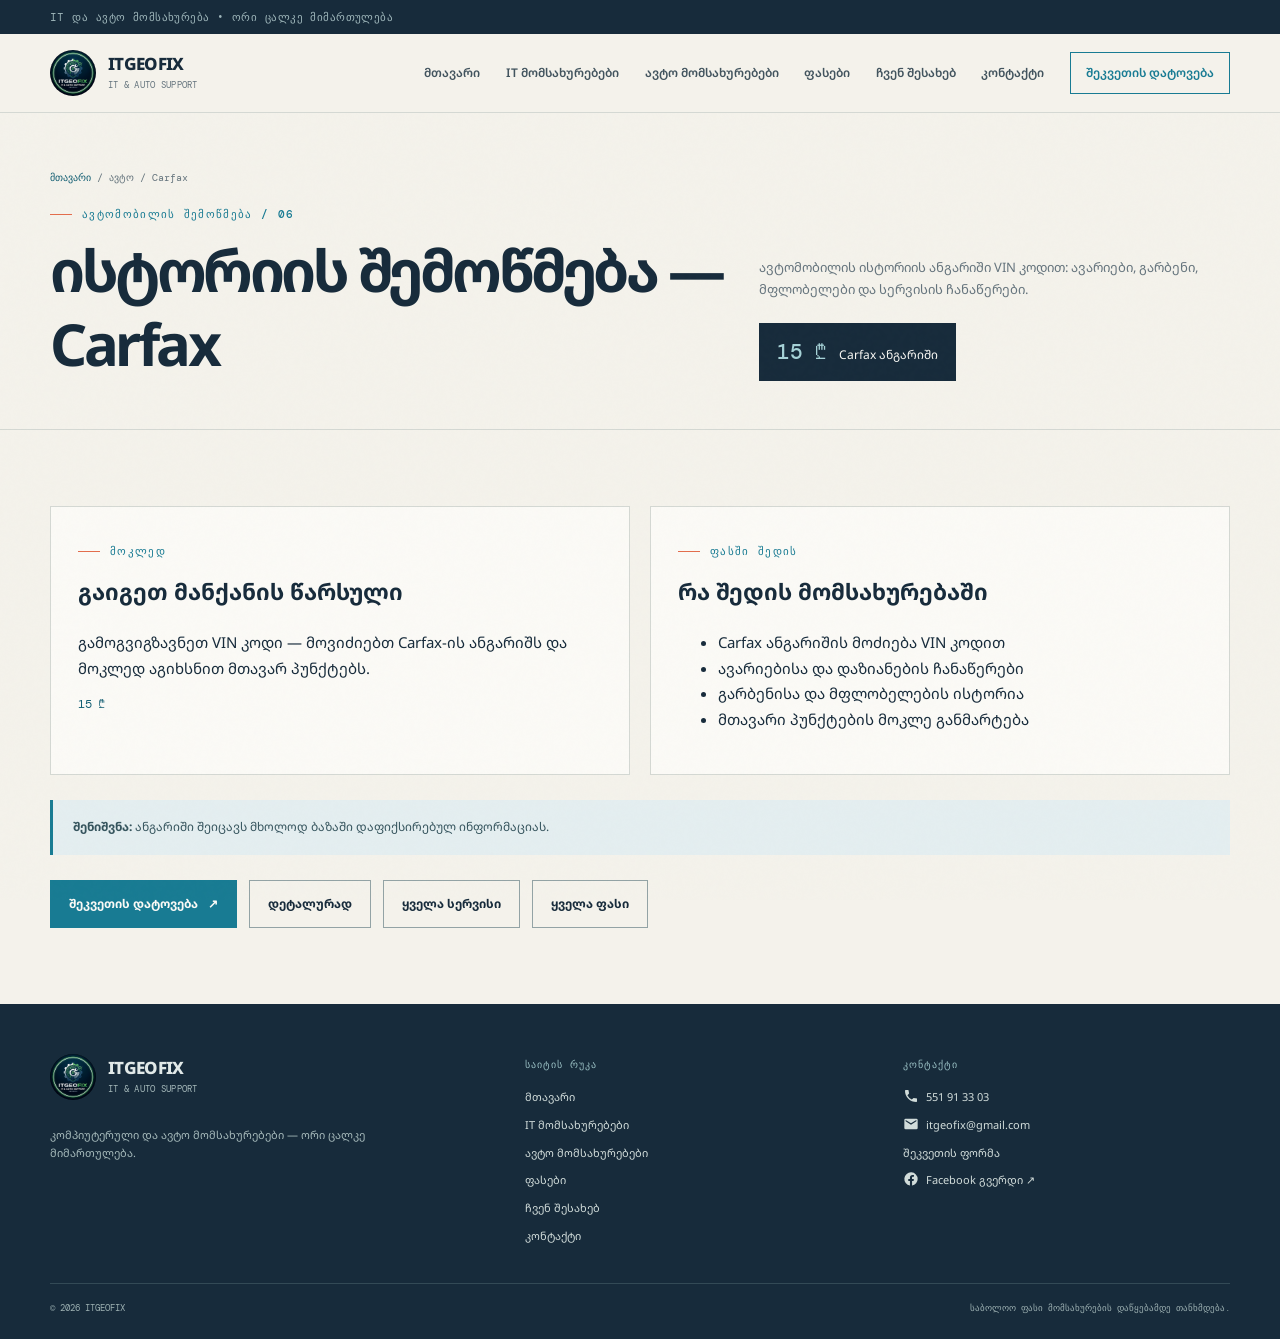
<file: carfax-check.html>
<!doctype html><html lang="ka"><head><meta charset="utf-8"><meta name="viewport" content="width=device-width,initial-scale=1"><title>ისტორიის შემოწმება (Carfax) — 15 ₾ | ITGEOFIX</title><meta name="description" content="ავტომობილის ისტორიის ანგარიში VIN კოდით: ავარიები, გარბენი, მფლობელები და სერვისის ჩანაწერები."><meta property="og:title" content="ისტორიის შემოწმება (Carfax) — 15 ₾ | ITGEOFIX"><meta property="og:description" content="ავტომობილის ისტორიის ანგარიში VIN კოდით: ავარიები, გარბენი, მფლობელები და სერვისის ჩანაწერები."><meta property="og:type" content="website"><link rel="icon" href="favicon.png" type="image/png"><link rel="stylesheet" href="style.css"><script src="main.js" defer></script></head>
<body><div id="site-header"></div><main><section class="page-hero"><div class="wrap page-heading"><div><div class="breadcrumb"><a href="index.html">მთავარი</a> / ავტო / Carfax</div><span class="eyebrow">ავტომობილის შემოწმება / 06</span><h1>ისტორიის შემოწმება — Carfax</h1></div><div><p>ავტომობილის ისტორიის ანგარიში VIN კოდით: ავარიები, გარბენი, მფლობელები და სერვისის ჩანაწერები.</p><div class="price-ribbon" style="margin-top:18px"><strong>15 ₾</strong><span>Carfax ანგარიში</span></div></div></div></section>
<section class="section"><div class="wrap">
<div class="content-grid">
<article class="info-panel"><span class="eyebrow">მოკლედ</span><h2 style="margin-top:14px">გაიგეთ მანქანის წარსული</h2><p>გამოგვიგზავნეთ VIN კოდი — მოვიძიებთ Carfax-ის ანგარიშს და მოკლედ აგიხსნით მთავარ პუნქტებს.</p><p class="price">15 ₾</p></article>
<article class="info-panel"><span class="eyebrow">ფასში შედის</span><h2 style="margin-top:14px">რა შედის მომსახურებაში</h2><ul><li>Carfax ანგარიშის მოძიება VIN კოდით</li><li>ავარიებისა და დაზიანების ჩანაწერები</li><li>გარბენისა და მფლობელების ისტორია</li><li>მთავარი პუნქტების მოკლე განმარტება</li></ul></article>
</div>
<div class="notice blue" style="margin-top:25px"><strong>შენიშვნა:</strong> ანგარიში შეიცავს მხოლოდ ბაზაში დაფიქსირებულ ინფორმაციას.</div>
<div style="margin-top:25px;display:flex;gap:12px;flex-wrap:wrap"><a class="btn" href="contact.html?service=carfax-check">შეკვეთის დატოვება <span aria-hidden="true">↗</span></a><a class="btn btn-outline" href="service-details.html?service=carfax-check">დეტალურად</a><a class="btn btn-outline" href="auto-services.html">ყველა სერვისი</a><a class="btn btn-outline" href="pricing.html">ყველა ფასი</a></div>
</div></section></main><div id="site-footer"></div></body></html>
</file>
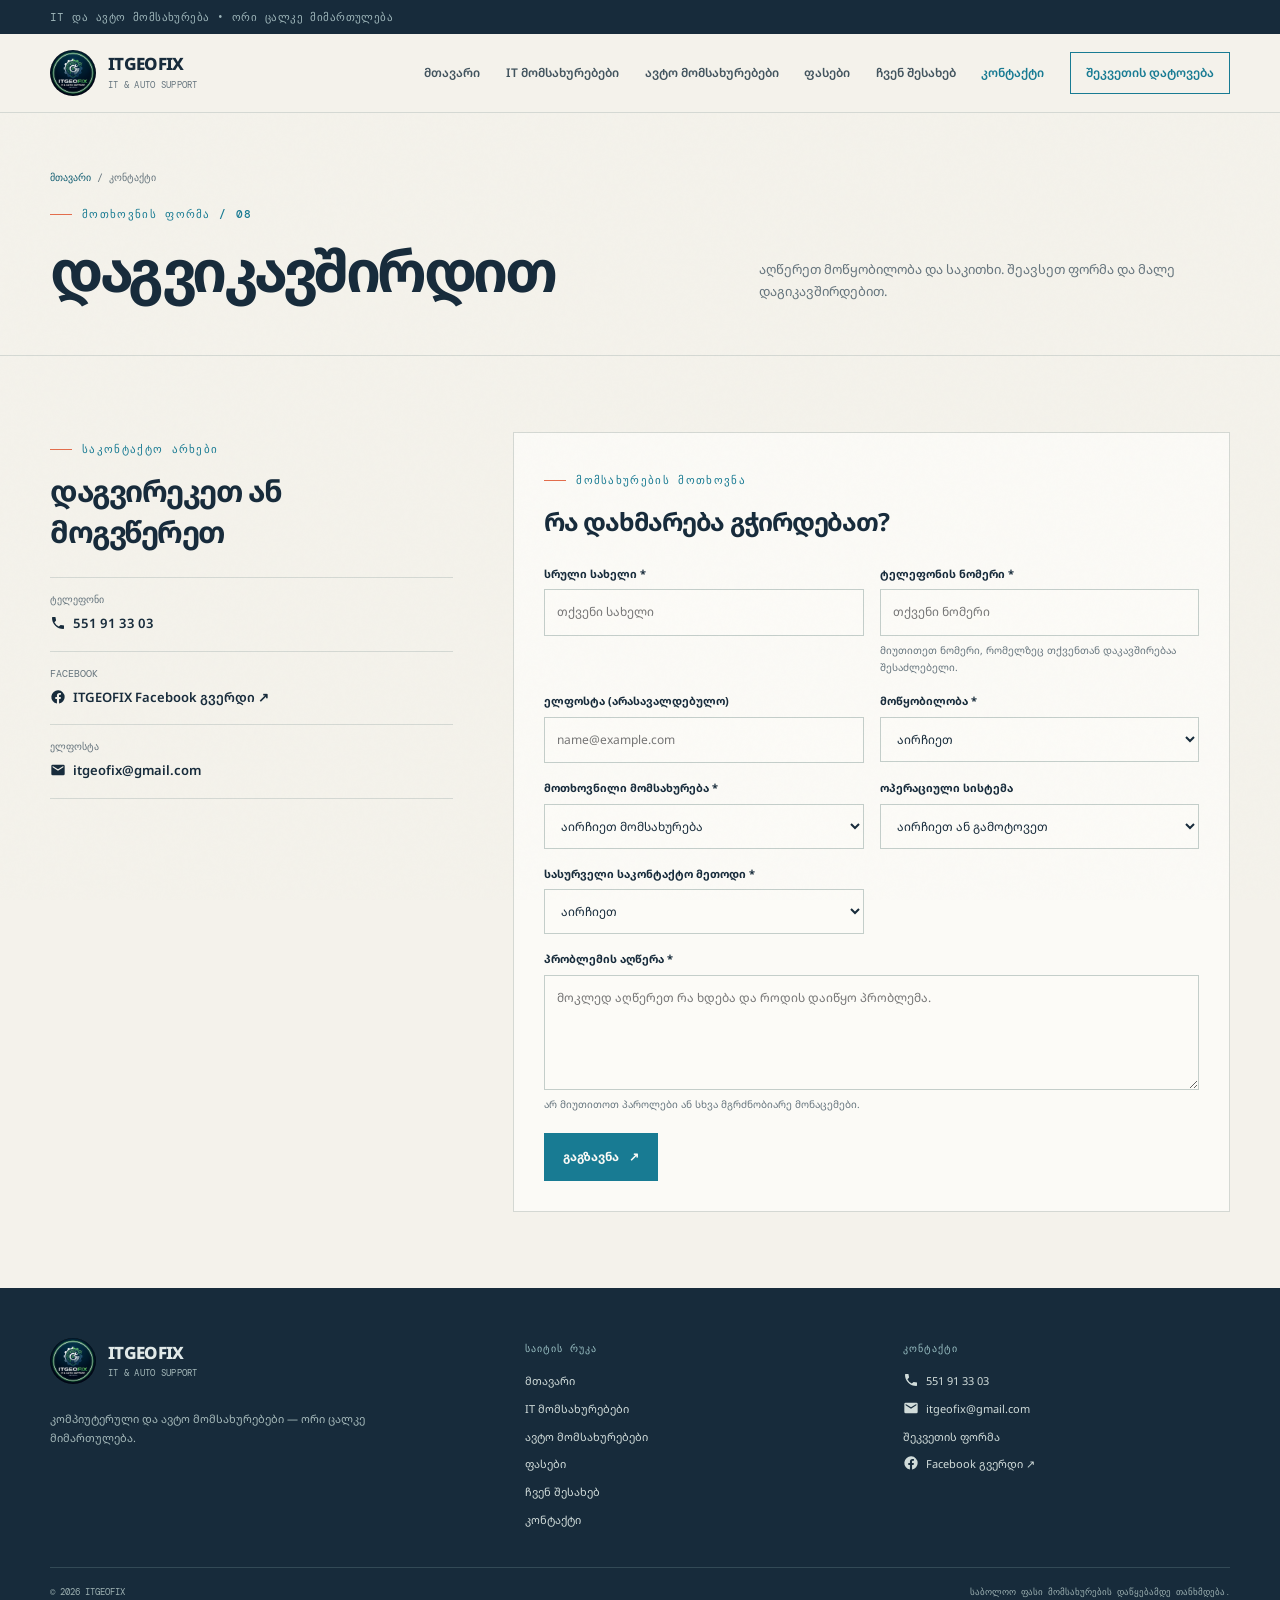
<file: contact.html>
<!doctype html><html lang="ka"><head><meta charset="utf-8"><meta name="viewport" content="width=device-width,initial-scale=1"><title>კონტაქტი და შეკვეთა | ITGEOFIX</title><meta name="description" content="დატოვეთ ITGEOFIX-ს მომსახურების მოთხოვნა. დაგვიკავშირდით ტელეფონით, ელფოსტით ან Facebook-ით."><meta property="og:title" content="კონტაქტი და შეკვეთა | ITGEOFIX"><meta property="og:description" content="მომსახურების მოთხოვნის ფორმა."><meta property="og:type" content="website"><link rel="icon" href="favicon.png" type="image/png"><link rel="stylesheet" href="style.css"><script src="main.js" defer></script></head>
<body><div id="site-header"></div><main><section class="page-hero"><div class="wrap page-heading"><div><div class="breadcrumb"><a href="index.html">მთავარი</a> / კონტაქტი</div><span class="eyebrow">მოთხოვნის ფორმა / 08</span><h1>დაგვიკავშირდით</h1></div><p>აღწერეთ მოწყობილობა და საკითხი. შეავსეთ ფორმა და მალე დაგიკავშირდებით.</p></div></section>
<section class="section"><div class="wrap contact-layout">
<aside><span class="eyebrow">საკონტაქტო არხები</span><h2 style="font-size:30px;line-height:1.35;letter-spacing:-.05em;margin:14px 0">დაგვირეკეთ ან მოგვწერეთ</h2>
<div class="contact-details"><div class="contact-row"><small>ტელეფონი</small><strong><a href="tel:+995551913303" style="color:inherit">551 91 33 03</a></strong></div><div class="contact-row"><small>FACEBOOK</small><strong><a href="https://www.facebook.com/profile.php?id=61596451718953" target="_blank" rel="noopener noreferrer" style="color:inherit">ITGEOFIX Facebook გვერდი ↗</a></strong></div><div class="contact-row"><small>ელფოსტა</small><strong><a href="mailto:itgeofix@gmail.com" style="color:inherit">itgeofix@gmail.com</a></strong></div></div>
</aside>
<section class="form-card"><span class="eyebrow">მომსახურების მოთხოვნა</span><h2 style="font-size:25px;letter-spacing:-.05em;margin:12px 0 22px">რა დახმარება გჭირდებათ?</h2>
<form id="request-form">
<input type="hidden" name="access_key" value="5bbf9e48-5b67-423a-b62b-8eb74401febd">
<input type="hidden" name="subject" value="ახალი შეკვეთა ITGEOFIX საიტიდან">
<input type="checkbox" name="botcheck" style="display:none" tabindex="-1" autocomplete="off">
<div class="form-grid">
<div class="form-field"><label for="full-name">სრული სახელი <span aria-hidden="true">*</span></label><input id="full-name" name="name" autocomplete="name" required minlength="2" placeholder="თქვენი სახელი"></div>
<div class="form-field"><label for="phone">ტელეფონის ნომერი <span aria-hidden="true">*</span></label><input id="phone" name="phone" type="tel" autocomplete="tel" required pattern="[0-9+() -]{7,20}" placeholder="თქვენი ნომერი"><span class="form-help">მიუთითეთ ნომერი, რომელზეც თქვენთან დაკავშირებაა შესაძლებელი.</span></div>
<div class="form-field"><label for="email">ელფოსტა (არასავალდებულო)</label><input id="email" name="email" type="email" autocomplete="email" placeholder="name@example.com"></div>
<div class="form-field"><label for="device">მოწყობილობა <span aria-hidden="true">*</span></label><select id="device" name="device" required><option value="">აირჩიეთ</option><option>კომპიუტერი</option><option>ლეპტოპი</option><option>ავტომობილი</option><option>სხვა</option></select></div>
<div class="form-field"><label for="service">მოთხოვნილი მომსახურება <span aria-hidden="true">*</span></label><select id="service" name="service" required><option value="">აირჩიეთ მომსახურება</option>
<option value="windows">Windows 7 / 10 / 11-ის ინსტალაცია</option><option value="activation">Windows-ის ან Office-ის ცალკე აქტივაცია</option><option value="software-drivers">პროგრამის ან დრაივერის დაყენება, პრინტერის გამართვა</option><option value="diagnostics">კომპიუტერის საბაზისო დიაგნოსტიკა</option><option value="hardware-help">აპარატურის დიაგნოსტიკა / მსუბუქი შეკეთება</option><option value="winpe">Sergei Strelec-ით დიაგნოსტიკა</option><option value="boot-issue">Windows-ის ჩატვირთვის პრობლემა ან ლურჯი ეკრანი</option><option value="backup">ფაილების სარეზერვო ასლის შექმნა</option><option value="bootable-usb">ჩატვირთვადი USB და ISO ფაილის ჩაწერა</option><option value="network-cable">ინტერნეტის კაბელის შემოწმება / დაჯეკვა</option><option value="local-password">ლოკალური Windows ანგარიშის პაროლის მოხსნა</option><option value="website-development">საიტის აწყობა (HTML / CSS / JS)</option><optgroup label="ავტო მომსახურებები"><option value="obd-diagnostics">OBD ELM327 v1.5 დიაგნოსტიკა</option><option value="brake-fluid-test">სამუხრუჭე სითხის ტენიანობის შემოწმება</option><option value="paint-thickness">საღებავის სისქის გაზომვა</option><option value="battery-alternator-check">აკუმულატორისა და გენერატორის ძაბვის შემოწმება</option><option value="full-car-inspection">ავტომობილის სრული შემოწმება</option><option value="carfax-check">ისტორიის შემოწმება (Carfax)</option></optgroup><option value="other">სხვა / ჯერ არ ვიცი</option></select></div>
<div class="form-field"><label for="os">ოპერაციული სისტემა</label><select id="os" name="os"><option value="">აირჩიეთ ან გამოტოვეთ</option><option>Windows 7</option><option>Windows 10</option><option>Windows 11</option><option>სხვა</option><option>არ ვიცი</option></select></div>
<div class="form-field"><label for="preferred">სასურველი საკონტაქტო მეთოდი <span aria-hidden="true">*</span></label><select id="preferred" name="preferred" required><option value="">აირჩიეთ</option><option>ტელეფონი</option><option>ელფოსტა</option><option>Facebook</option></select></div>
<div class="form-field full"><label for="description">პრობლემის აღწერა <span aria-hidden="true">*</span></label><textarea id="description" name="description" required minlength="10" placeholder="მოკლედ აღწერეთ რა ხდება და როდის დაიწყო პრობლემა."></textarea><span class="form-help">არ მიუთითოთ პაროლები ან სხვა მგრძნობიარე მონაცემები.</span></div>
</div>
<div id="form-message" class="form-message" role="status" aria-live="polite"></div>
<button class="btn" type="submit" style="margin-top:20px">გაგზავნა <span aria-hidden="true">↗</span></button>
<a id="whatsapp-link" class="btn btn-outline whatsapp-link" href="#" target="_blank" rel="noopener noreferrer">WhatsApp-ით დაკავშირება ↗</a>
</form></section>
</div></section></main><div id="site-footer"></div></body></html>
</file>
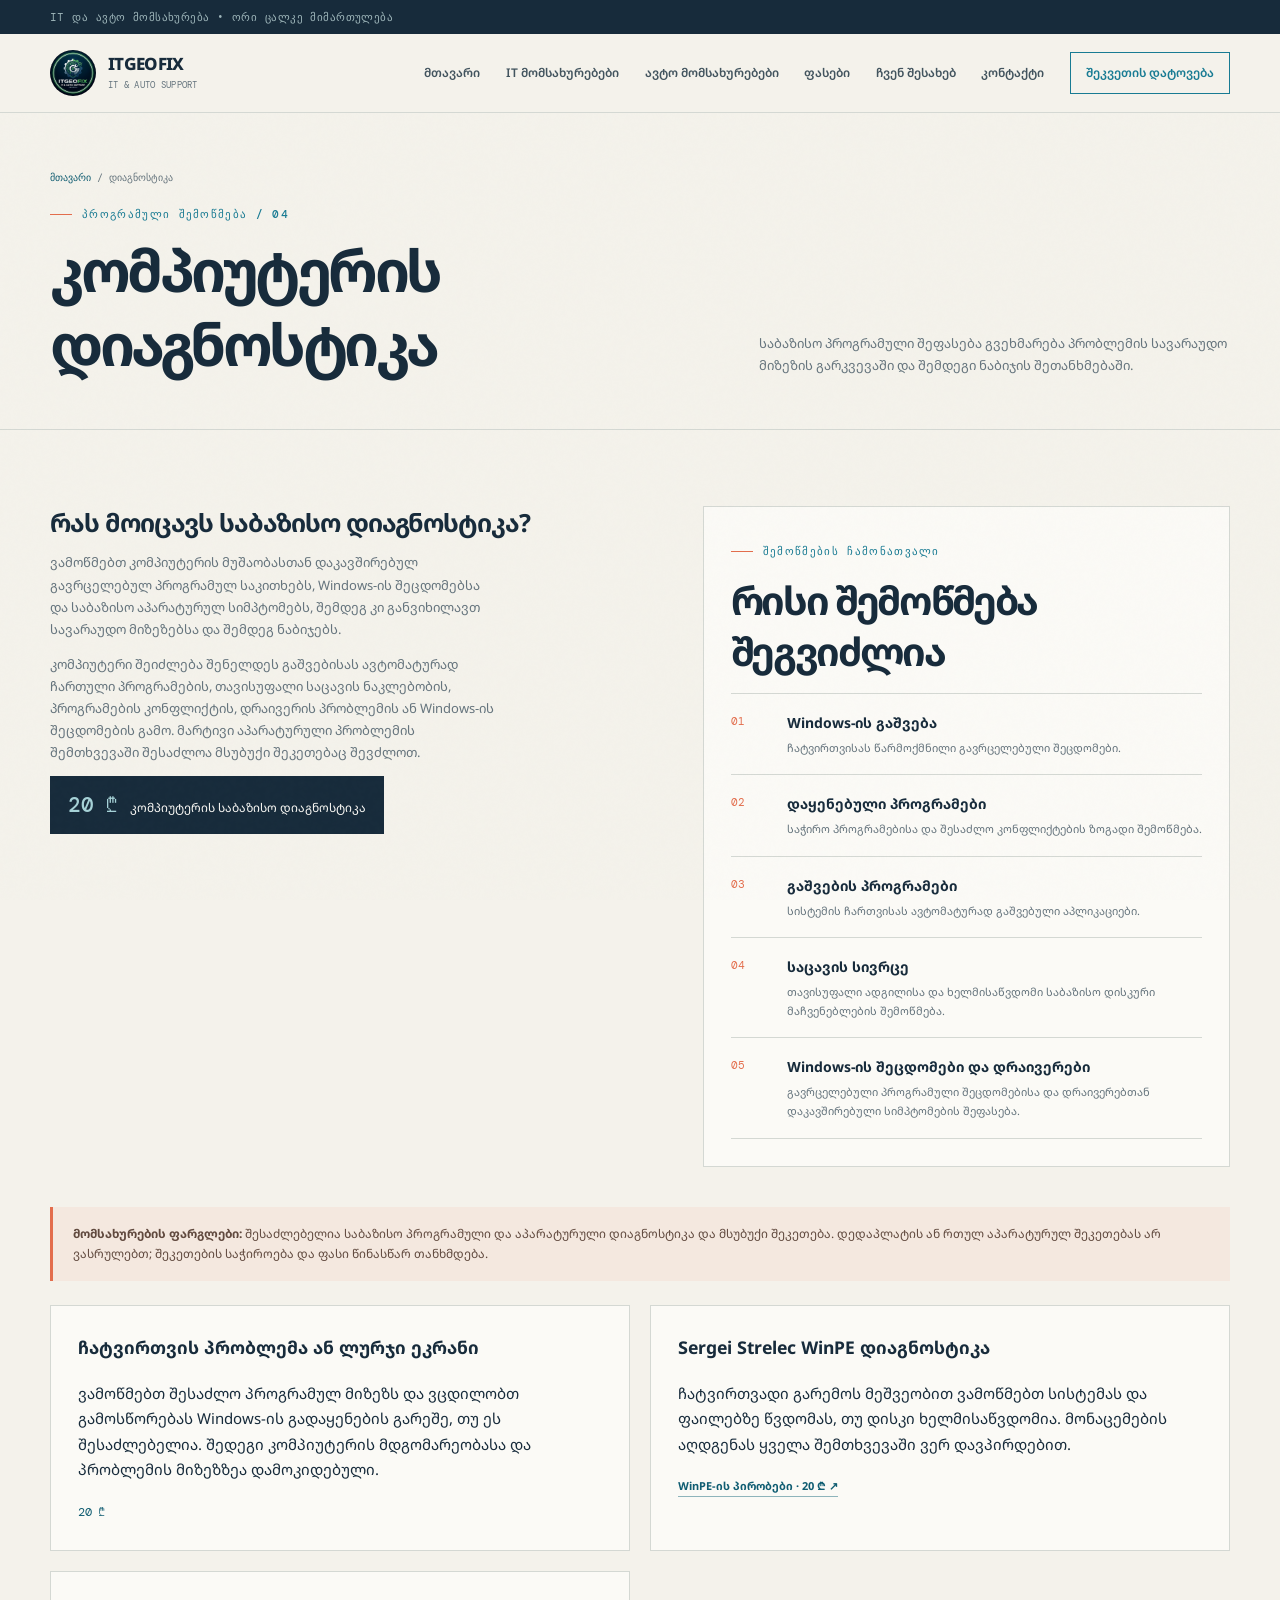
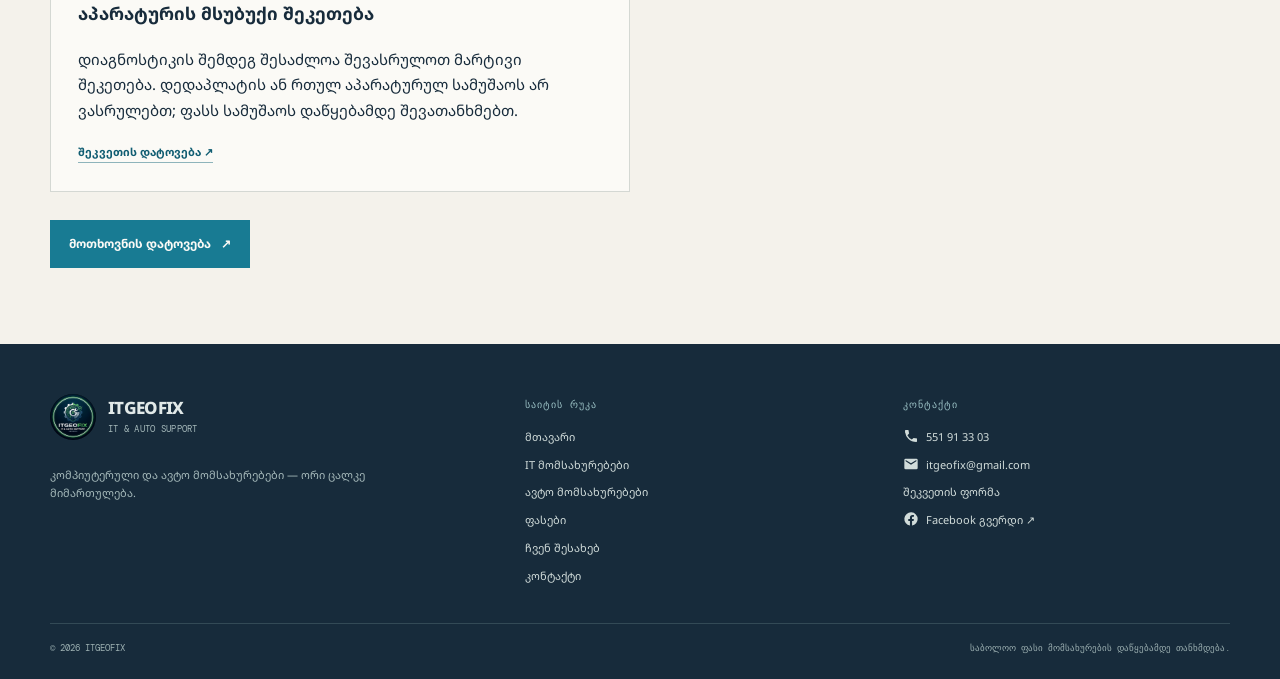
<file: diagnostics.html>
<!doctype html><html lang="ka"><head><meta charset="utf-8"><meta name="viewport" content="width=device-width,initial-scale=1"><title>კომპიუტერის დიაგნოსტიკა | ITGEOFIX</title><meta name="description" content="საბაზისო პროგრამული დიაგნოსტიკა: Windows-ის გაშვება, შენელება, პროგრამული შეცდომები და საცავის ზოგადი შემოწმება."><meta property="og:title" content="კომპიუტერის დიაგნოსტიკა | ITGEOFIX"><meta property="og:description" content="პროგრამული პრობლემების საბაზისო შეფასება."><meta property="og:type" content="website"><link rel="icon" href="favicon.png" type="image/png"><link rel="stylesheet" href="style.css"><script src="main.js" defer></script></head>
<body><div id="site-header"></div><main><section class="page-hero"><div class="wrap page-heading"><div><div class="breadcrumb"><a href="index.html">მთავარი</a> / დიაგნოსტიკა</div><span class="eyebrow">პროგრამული შემოწმება / 04</span><h1>კომპიუტერის დიაგნოსტიკა</h1></div><p>საბაზისო პროგრამული შეფასება გვეხმარება პრობლემის სავარაუდო მიზეზის გარკვევაში და შემდეგი ნაბიჯის შეთანხმებაში.</p></div></section>
<section class="section"><div class="wrap">
<div class="benefit-grid"><div class="prose"><h2>რას მოიცავს საბაზისო დიაგნოსტიკა?</h2><p>ვამოწმებთ კომპიუტერის მუშაობასთან დაკავშირებულ გავრცელებულ პროგრამულ საკითხებს, Windows-ის შეცდომებსა და საბაზისო აპარატურულ სიმპტომებს, შემდეგ კი განვიხილავთ სავარაუდო მიზეზებსა და შემდეგ ნაბიჯებს.</p><p>კომპიუტერი შეიძლება შენელდეს გაშვებისას ავტომატურად ჩართული პროგრამების, თავისუფალი საცავის ნაკლებობის, პროგრამების კონფლიქტის, დრაივერის პრობლემის ან Windows-ის შეცდომების გამო. მარტივი აპარატურული პრობლემის შემთხვევაში შესაძლოა მსუბუქი შეკეთებაც შევძლოთ.</p><div class="price-ribbon"><strong>20 ₾</strong><span>კომპიუტერის საბაზისო დიაგნოსტიკა</span></div></div>
<div class="info-panel"><span class="eyebrow">შემოწმების ჩამონათვალი</span><h2 style="margin:16px 0">რისი შემოწმება შეგვიძლია</h2><div class="benefits">
<div class="benefit"><b>01</b><div><strong>Windows-ის გაშვება</strong><span>ჩატვირთვისას წარმოქმნილი გავრცელებული შეცდომები.</span></div></div>
<div class="benefit"><b>02</b><div><strong>დაყენებული პროგრამები</strong><span>საჭირო პროგრამებისა და შესაძლო კონფლიქტების ზოგადი შემოწმება.</span></div></div>
<div class="benefit"><b>03</b><div><strong>გაშვების პროგრამები</strong><span>სისტემის ჩართვისას ავტომატურად გაშვებული აპლიკაციები.</span></div></div>
<div class="benefit"><b>04</b><div><strong>საცავის სივრცე</strong><span>თავისუფალი ადგილისა და ხელმისაწვდომი საბაზისო დისკური მაჩვენებლების შემოწმება.</span></div></div>
<div class="benefit"><b>05</b><div><strong>Windows-ის შეცდომები და დრაივერები</strong><span>გავრცელებული პროგრამული შეცდომებისა და დრაივერებთან დაკავშირებული სიმპტომების შეფასება.</span></div></div>
</div></div></div>
<div class="notice" style="margin-top:40px"><strong>მომსახურების ფარგლები:</strong> შესაძლებელია საბაზისო პროგრამული და აპარატურული დიაგნოსტიკა და მსუბუქი შეკეთება. დედაპლატის ან რთულ აპარატურულ შეკეთებას არ ვასრულებთ; შეკეთების საჭიროება და ფასი წინასწარ თანხმდება.</div>
<div class="content-grid" style="margin-top:24px"><article class="info-panel"><h3>ჩატვირთვის პრობლემა ან ლურჯი ეკრანი</h3><p>ვამოწმებთ შესაძლო პროგრამულ მიზეზს და ვცდილობთ გამოსწორებას Windows-ის გადაყენების გარეშე, თუ ეს შესაძლებელია. შედეგი კომპიუტერის მდგომარეობასა და პრობლემის მიზეზზეა დამოკიდებული.</p><span class="price">20 ₾</span></article><article class="info-panel"><h3>Sergei Strelec WinPE დიაგნოსტიკა</h3><p>ჩატვირთვადი გარემოს მეშვეობით ვამოწმებთ სისტემას და ფაილებზე წვდომას, თუ დისკი ხელმისაწვდომია. მონაცემების აღდგენას ყველა შემთხვევაში ვერ დავპირდებით.</p><a class="text-link" href="bootable-usb.html#strelec">WinPE-ის პირობები · 20 ₾ ↗</a></article><article class="info-panel"><h3>აპარატურის მსუბუქი შეკეთება</h3><p>დიაგნოსტიკის შემდეგ შესაძლოა შევასრულოთ მარტივი შეკეთება. დედაპლატის ან რთულ აპარატურულ სამუშაოს არ ვასრულებთ; ფასს სამუშაოს დაწყებამდე შევათანხმებთ.</p><a class="text-link" href="contact.html?service=hardware-help">შეკვეთის დატოვება ↗</a></article></div>
<div style="margin-top:28px"><a class="btn" href="contact.html">მოთხოვნის დატოვება <span aria-hidden="true">↗</span></a></div>
</div></section></main><div id="site-footer"></div></body></html>
</file>
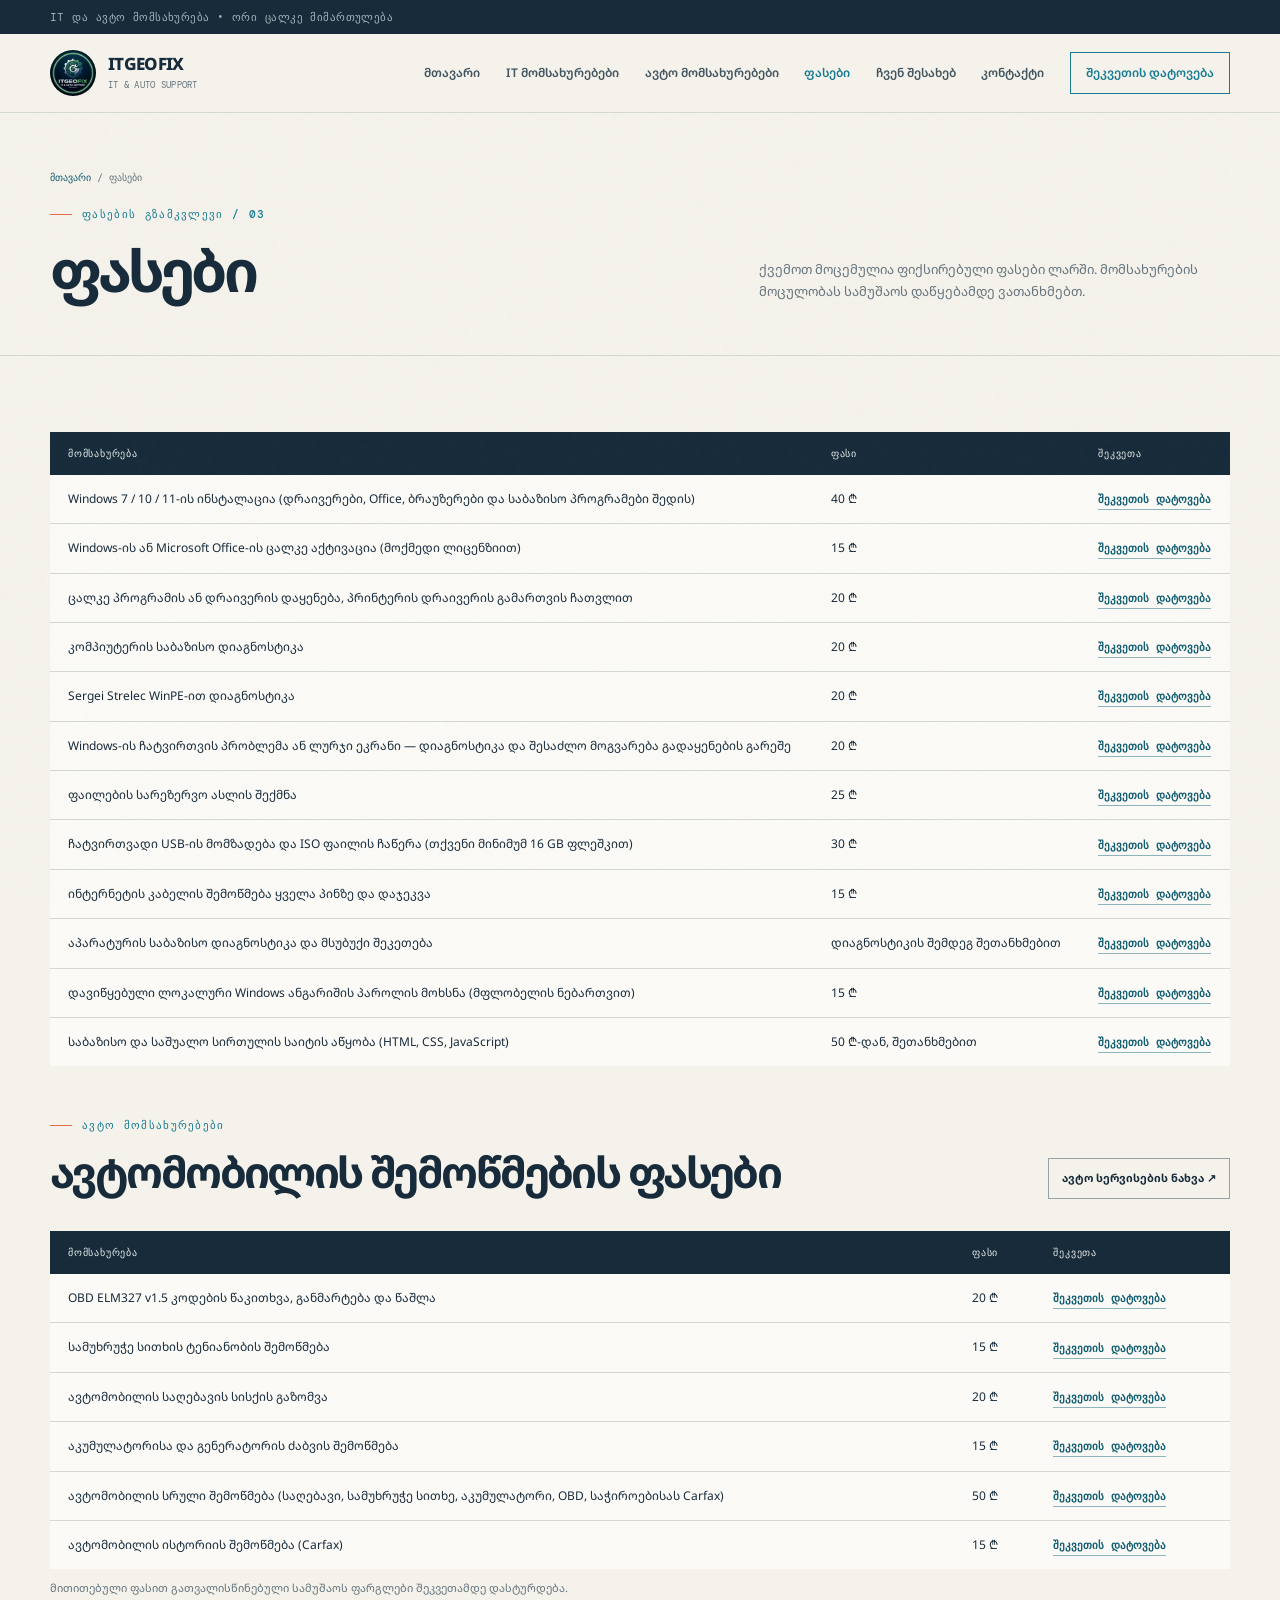
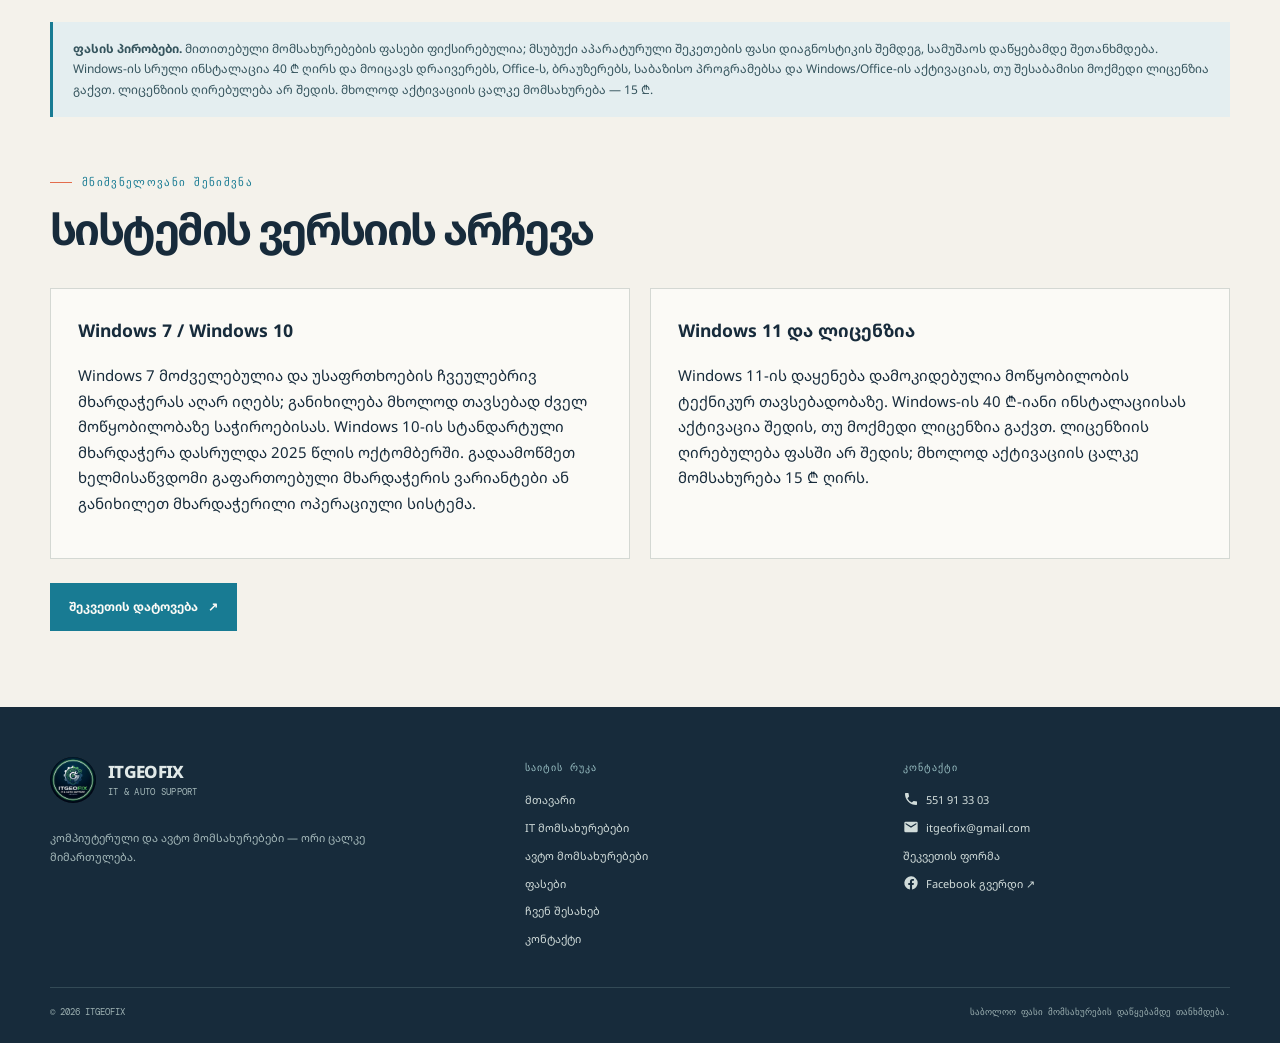
<file: pricing.html>
<!doctype html><html lang="ka"><head><meta charset="utf-8"><meta name="viewport" content="width=device-width,initial-scale=1"><title>ფასები | ITGEOFIX</title><meta name="description" content="ITGEOFIX-ს მომსახურებების ფასები ლარში. საბოლოო ფასი დადასტურდება მომსახურების დაწყებამდე."><meta property="og:title" content="ფასები | ITGEOFIX"><meta property="og:description" content="გამჭვირვალე ფასები კომპიუტერის პროგრამულ მომსახურებებზე."><meta property="og:type" content="website"><link rel="icon" href="favicon.png" type="image/png"><link rel="stylesheet" href="style.css"><script src="main.js" defer></script></head>
<body><div id="site-header"></div><main><section class="page-hero"><div class="wrap page-heading"><div><div class="breadcrumb"><a href="index.html">მთავარი</a> / ფასები</div><span class="eyebrow">ფასების გზამკვლევი / 03</span><h1>ფასები</h1></div><p>ქვემოთ მოცემულია ფიქსირებული ფასები ლარში. მომსახურების მოცულობას სამუშაოს დაწყებამდე ვათანხმებთ.</p></div></section>
<section class="section"><div class="wrap">
<div style="overflow-x:auto"><table class="price-table"><thead><tr><th scope="col">მომსახურება</th><th scope="col">ფასი</th><th scope="col">შეკვეთა</th></tr></thead><tbody>
<tr><td>Windows 7 / 10 / 11-ის ინსტალაცია (დრაივერები, Office, ბრაუზერები და საბაზისო პროგრამები შედის)</td><td>40 ₾</td><td><a class="text-link" href="contact.html?service=windows">შეკვეთის დატოვება</a></td></tr>
<tr id="activation"><td>Windows-ის ან Microsoft Office-ის ცალკე აქტივაცია (მოქმედი ლიცენზიით)</td><td>15 ₾</td><td><a class="text-link" href="contact.html?service=activation">შეკვეთის დატოვება</a></td></tr>
<tr><td>ცალკე პროგრამის ან დრაივერის დაყენება, პრინტერის დრაივერის გამართვის ჩათვლით</td><td>20 ₾</td><td><a class="text-link" href="contact.html?service=software-drivers">შეკვეთის დატოვება</a></td></tr>
<tr><td>კომპიუტერის საბაზისო დიაგნოსტიკა</td><td>20 ₾</td><td><a class="text-link" href="contact.html?service=diagnostics">შეკვეთის დატოვება</a></td></tr>
<tr><td>Sergei Strelec WinPE-ით დიაგნოსტიკა</td><td>20 ₾</td><td><a class="text-link" href="contact.html?service=winpe">შეკვეთის დატოვება</a></td></tr>
<tr><td>Windows-ის ჩატვირთვის პრობლემა ან ლურჯი ეკრანი — დიაგნოსტიკა და შესაძლო მოგვარება გადაყენების გარეშე</td><td>20 ₾</td><td><a class="text-link" href="contact.html?service=boot-issue">შეკვეთის დატოვება</a></td></tr>
<tr><td>ფაილების სარეზერვო ასლის შექმნა</td><td>25 ₾</td><td><a class="text-link" href="contact.html?service=backup">შეკვეთის დატოვება</a></td></tr>
<tr><td>ჩატვირთვადი USB-ის მომზადება და ISO ფაილის ჩაწერა (თქვენი მინიმუმ 16 GB ფლეშკით)</td><td>30 ₾</td><td><a class="text-link" href="contact.html?service=bootable-usb">შეკვეთის დატოვება</a></td></tr>
<tr><td>ინტერნეტის კაბელის შემოწმება ყველა პინზე და დაჯეკვა</td><td>15 ₾</td><td><a class="text-link" href="contact.html?service=network-cable">შეკვეთის დატოვება</a></td></tr>
<tr><td>აპარატურის საბაზისო დიაგნოსტიკა და მსუბუქი შეკეთება</td><td>დიაგნოსტიკის შემდეგ შეთანხმებით</td><td><a class="text-link" href="contact.html?service=hardware-help">შეკვეთის დატოვება</a></td></tr>
<tr><td>დავიწყებული ლოკალური Windows ანგარიშის პაროლის მოხსნა (მფლობელის ნებართვით)</td><td>15 ₾</td><td><a class="text-link" href="contact.html?service=local-password">შეკვეთის დატოვება</a></td></tr>
<tr><td>საბაზისო და საშუალო სირთულის საიტის აწყობა (HTML, CSS, JavaScript)</td><td>50 ₾-დან, შეთანხმებით</td><td><a class="text-link" href="contact.html?service=website-development">შეკვეთის დატოვება</a></td></tr>
</tbody></table></div>
<section style="margin-top:42px"><div class="section-head"><div><span class="eyebrow">ავტო მომსახურებები</span><h2>ავტომობილის შემოწმების ფასები</h2></div><a class="btn btn-outline btn-small" href="auto-services.html">ავტო სერვისების ნახვა ↗</a></div>
<div style="overflow-x:auto"><table class="price-table"><thead><tr><th scope="col">მომსახურება</th><th scope="col">ფასი</th><th scope="col">შეკვეთა</th></tr></thead><tbody>
<tr><td>OBD ELM327 v1.5 კოდების წაკითხვა, განმარტება და წაშლა</td><td>20 ₾</td><td><a class="text-link" href="contact.html?service=obd-diagnostics">შეკვეთის დატოვება</a></td></tr>
<tr><td>სამუხრუჭე სითხის ტენიანობის შემოწმება</td><td>15 ₾</td><td><a class="text-link" href="contact.html?service=brake-fluid-test">შეკვეთის დატოვება</a></td></tr>
<tr><td>ავტომობილის საღებავის სისქის გაზომვა</td><td>20 ₾</td><td><a class="text-link" href="contact.html?service=paint-thickness">შეკვეთის დატოვება</a></td></tr>
<tr><td>აკუმულატორისა და გენერატორის ძაბვის შემოწმება</td><td>15 ₾</td><td><a class="text-link" href="contact.html?service=battery-alternator-check">შეკვეთის დატოვება</a></td></tr>
<tr><td>ავტომობილის სრული შემოწმება (საღებავი, სამუხრუჭე სითხე, აკუმულატორი, OBD, საჭიროებისას Carfax)</td><td>50 ₾</td><td><a class="text-link" href="contact.html?service=full-car-inspection">შეკვეთის დატოვება</a></td></tr>
<tr><td>ავტომობილის ისტორიის შემოწმება (Carfax)</td><td>15 ₾</td><td><a class="text-link" href="contact.html?service=carfax-check">შეკვეთის დატოვება</a></td></tr>
</tbody></table></div><p style="margin-top:10px;color:var(--muted);font-size:11px">მითითებული ფასით გათვალისწინებული სამუშაოს ფარგლები შეკვეთამდე დასტურდება.</p></section>
<div class="notice blue" style="margin-top:24px"><strong>ფასის პირობები.</strong> მითითებული მომსახურებების ფასები ფიქსირებულია; მსუბუქი აპარატურული შეკეთების ფასი დიაგნოსტიკის შემდეგ, სამუშაოს დაწყებამდე შეთანხმდება. Windows-ის სრული ინსტალაცია 40 ₾ ღირს და მოიცავს დრაივერებს, Office-ს, ბრაუზერებს, საბაზისო პროგრამებსა და Windows/Office-ის აქტივაციას, თუ შესაბამისი მოქმედი ლიცენზია გაქვთ. ლიცენზიის ღირებულება არ შედის. მხოლოდ აქტივაციის ცალკე მომსახურება — 15 ₾.</div>
<section style="margin-top:48px"><div class="section-head"><div><span class="eyebrow">მნიშვნელოვანი შენიშვნა</span><h2>სისტემის ვერსიის არჩევა</h2></div></div><div class="content-grid">
<article class="info-panel"><h3>Windows 7 / Windows 10</h3><p class="prose">Windows 7 მოძველებულია და უსაფრთხოების ჩვეულებრივ მხარდაჭერას აღარ იღებს; განიხილება მხოლოდ თავსებად ძველ მოწყობილობაზე საჭიროებისას. Windows 10-ის სტანდარტული მხარდაჭერა დასრულდა 2025 წლის ოქტომბერში. გადაამოწმეთ ხელმისაწვდომი გაფართოებული მხარდაჭერის ვარიანტები ან განიხილეთ მხარდაჭერილი ოპერაციული სისტემა.</p></article>
<article class="info-panel"><h3>Windows 11 და ლიცენზია</h3><p class="prose">Windows 11-ის დაყენება დამოკიდებულია მოწყობილობის ტექნიკურ თავსებადობაზე. Windows-ის 40 ₾-იანი ინსტალაციისას აქტივაცია შედის, თუ მოქმედი ლიცენზია გაქვთ. ლიცენზიის ღირებულება ფასში არ შედის; მხოლოდ აქტივაციის ცალკე მომსახურება 15 ₾ ღირს.</p></article>
</div><div style="margin-top:24px"><a class="btn" href="contact.html">შეკვეთის დატოვება <span aria-hidden="true">↗</span></a></div></section>
</div></section></main><div id="site-footer"></div></body></html>
</file>
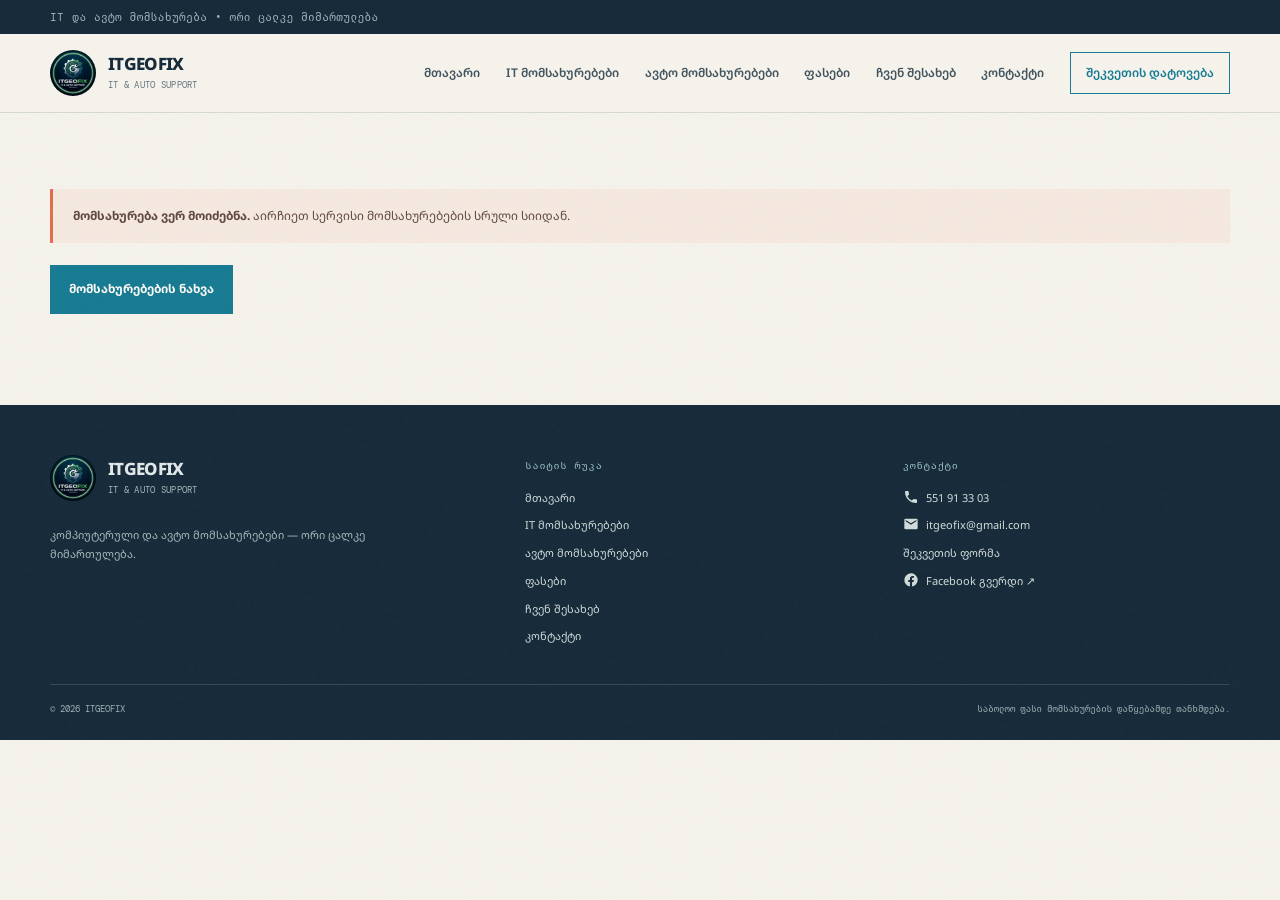
<file: service-details.html>
<!doctype html>
<html lang="ka">
<head>
  <meta charset="utf-8">
  <meta name="viewport" content="width=device-width,initial-scale=1">
  <title>მომსახურების დეტალები | ITGEOFIX</title>
  <meta name="description" content="ITGEOFIX-ს მომსახურებების დეტალური აღწერა, პირობები და ფასი.">
  <meta property="og:title" content="მომსახურების დეტალები | ITGEOFIX">
  <meta property="og:description" content="გაეცანით მომსახურების ფარგლებს, ფასსა და პირობებს.">
  <meta property="og:type" content="website">
  <link rel="icon" href="favicon.png" type="image/png">
  <link rel="stylesheet" href="style.css">
  <script src="main.js" defer></script>
  <script src="service-details.js" defer></script>
</head>
<body>
  <div id="site-header"></div>
  <main>
    <div id="service-detail-content">
      <section class="page-hero">
        <div class="wrap page-heading">
          <div>
            <div class="breadcrumb"><a href="index.html">მთავარი</a> / <a href="services.html">მომსახურებები</a> / დეტალები</div>
            <span class="eyebrow">მომსახურების აღწერა</span>
            <h1 id="service-title">მომსახურება</h1>
          </div>
          <div>
            <p id="service-summary"></p>
            <div class="price-ribbon" style="margin-top:18px">
              <strong id="service-price"></strong>
              <span id="service-price-note"></span>
            </div>
          </div>
        </div>
      </section>
      <section class="section">
        <div class="wrap">
          <div class="content-grid">
            <article class="info-panel">
              <span class="eyebrow">სერვისის ფარგლები</span>
              <h2 style="margin-top:14px">რას მოიცავს</h2>
              <ul id="service-includes"></ul>
            </article>
            <article class="info-panel">
              <span class="eyebrow">გასათვალისწინებელია</span>
              <h2 style="margin-top:14px">პირობები</h2>
              <ul id="service-conditions"></ul>
            </article>
          </div>
          <div class="notice blue" style="margin-top:20px">
            საბოლოო სამუშაოს ფარგლები და ფასი მომსახურების დაწყებამდე დასტურდება.
          </div>
          <div style="margin-top:26px;display:flex;gap:12px;flex-wrap:wrap">
            <a id="service-request" class="btn" href="contact.html">მოთხოვნის დატოვება <span aria-hidden="true">↗</span></a>
            <a class="btn btn-outline" href="services.html">ყველა მომსახურება</a>
          </div>
        </div>
      </section>
    </div>
    <section id="service-not-found" class="section" hidden>
      <div class="wrap">
        <div class="notice">
          <strong>მომსახურება ვერ მოიძებნა.</strong> აირჩიეთ სერვისი მომსახურებების სრული სიიდან.
        </div>
        <p style="margin-top:22px"><a class="btn" href="services.html">მომსახურებების ნახვა</a></p>
      </div>
    </section>
  </main>
  <div id="site-footer"></div>
</body>
</html>
</file>
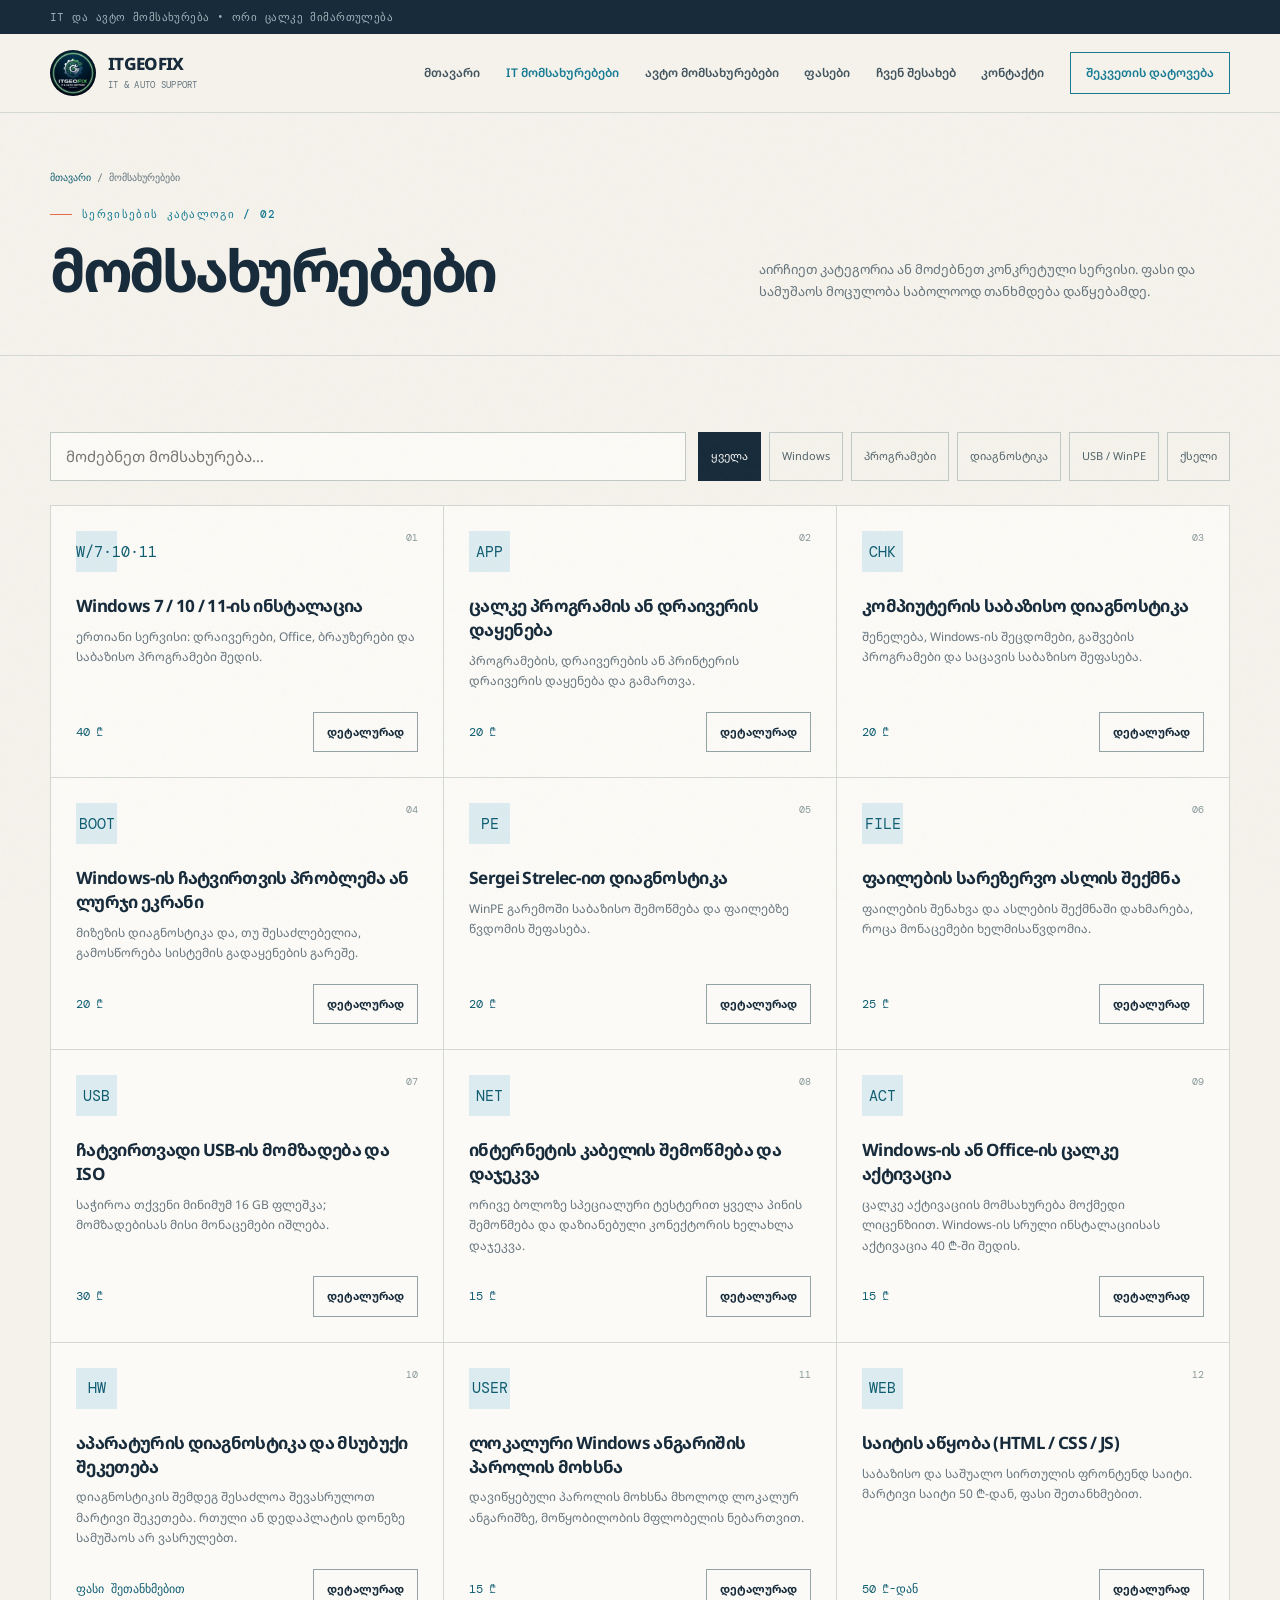
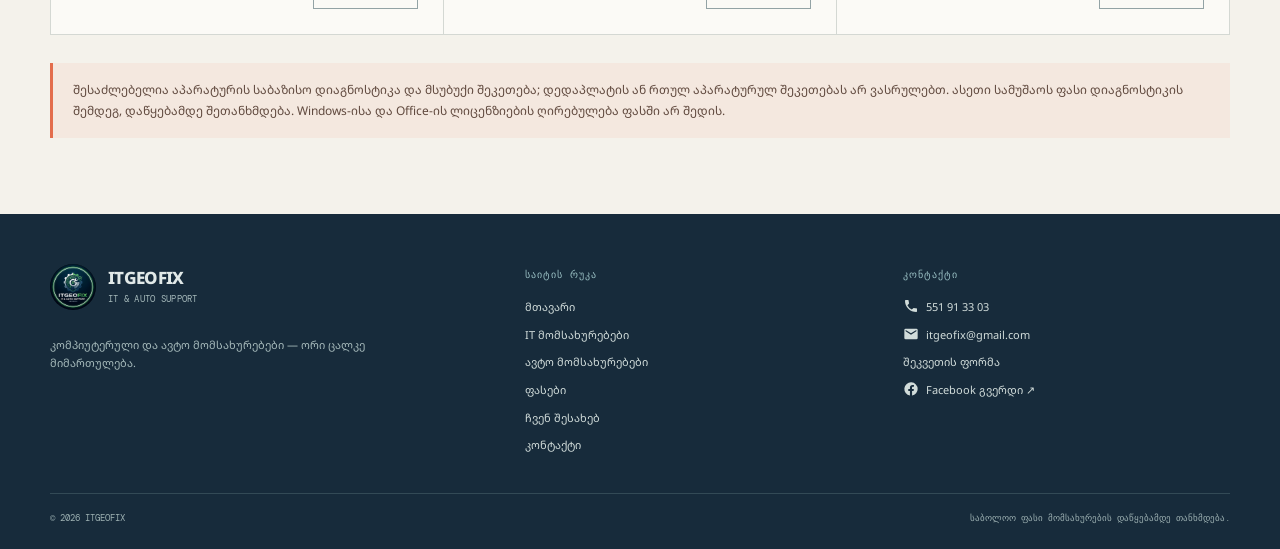
<file: services.html>
<!doctype html><html lang="ka"><head><meta charset="utf-8"><meta name="viewport" content="width=device-width,initial-scale=1"><title>მომსახურებები | ITGEOFIX</title><meta name="description" content="ITGEOFIX-ს კომპიუტერული პროგრამული მომსახურებების სრული კატალოგი და პირობები."><meta property="og:title" content="მომსახურებები | ITGEOFIX"><meta property="og:description" content="Windows, პროგრამები, დიაგნოსტიკა და ჩატვირთვადი USB."><meta property="og:type" content="website"><link rel="icon" href="favicon.png" type="image/png"><link rel="stylesheet" href="style.css"><script src="main.js" defer></script></head>
<body><div id="site-header"></div><main>
<section class="page-hero"><div class="wrap page-heading"><div><div class="breadcrumb"><a href="index.html">მთავარი</a> / მომსახურებები</div><span class="eyebrow">სერვისების კატალოგი / 02</span><h1>მომსახურებები</h1></div><p>აირჩიეთ კატეგორია ან მოძებნეთ კონკრეტული სერვისი. ფასი და სამუშაოს მოცულობა საბოლოოდ თანხმდება დაწყებამდე.</p></div></section>
<section class="section"><div class="wrap">
  <div class="toolbar"><label class="field-control search-control"><span class="sr-only">მომსახურების ძიება</span><input id="service-search" type="search" placeholder="მოძებნეთ მომსახურება…" style="border:0;background:transparent;width:100%;outline:0;color:var(--ink)"></label>
    <div class="filters" aria-label="მომსახურების კატეგორია"><button class="filter-btn" data-filter="all" aria-pressed="true">ყველა</button><button class="filter-btn" data-filter="windows" aria-pressed="false">Windows</button><button class="filter-btn" data-filter="software" aria-pressed="false">პროგრამები</button><button class="filter-btn" data-filter="diagnostics" aria-pressed="false">დიაგნოსტიკა</button><button class="filter-btn" data-filter="usb" aria-pressed="false">USB / WinPE</button><button class="filter-btn" data-filter="network" aria-pressed="false">ქსელი</button></div>
  </div>
  <div class="service-grid" id="catalog">
    <article class="service-card" data-service-card data-category="windows"><div class="service-top"><span class="service-icon">W/7·10·11</span><span class="service-number">01</span></div><h3>Windows 7 / 10 / 11-ის ინსტალაცია</h3><p>ერთიანი სერვისი: დრაივერები, Office, ბრაუზერები და საბაზისო პროგრამები შედის.</p><div class="service-bottom"><span class="price">40 ₾</span><a class="btn btn-outline btn-small" href="service-details.html?service=windows">დეტალურად</a></div></article>
    <article class="service-card" data-service-card data-category="software"><div class="service-top"><span class="service-icon">APP</span><span class="service-number">02</span></div><h3>ცალკე პროგრამის ან დრაივერის დაყენება</h3><p>პროგრამების, დრაივერების ან პრინტერის დრაივერის დაყენება და გამართვა.</p><div class="service-bottom"><span class="price">20 ₾</span><a class="btn btn-outline btn-small" href="service-details.html?service=software-drivers">დეტალურად</a></div></article>
    <article class="service-card" data-service-card data-category="diagnostics"><div class="service-top"><span class="service-icon">CHK</span><span class="service-number">03</span></div><h3>კომპიუტერის საბაზისო დიაგნოსტიკა</h3><p>შენელება, Windows-ის შეცდომები, გაშვების პროგრამები და საცავის საბაზისო შეფასება.</p><div class="service-bottom"><span class="price">20 ₾</span><a class="btn btn-outline btn-small" href="service-details.html?service=diagnostics">დეტალურად</a></div></article>
    <article class="service-card" data-service-card data-category="diagnostics"><div class="service-top"><span class="service-icon">BOOT</span><span class="service-number">04</span></div><h3>Windows-ის ჩატვირთვის პრობლემა ან ლურჯი ეკრანი</h3><p>მიზეზის დიაგნოსტიკა და, თუ შესაძლებელია, გამოსწორება სისტემის გადაყენების გარეშე.</p><div class="service-bottom"><span class="price">20 ₾</span><a class="btn btn-outline btn-small" href="service-details.html?service=boot-issue">დეტალურად</a></div></article>
    <article class="service-card" data-service-card data-category="usb"><div class="service-top"><span class="service-icon">PE</span><span class="service-number">05</span></div><h3>Sergei Strelec-ით დიაგნოსტიკა</h3><p>WinPE გარემოში საბაზისო შემოწმება და ფაილებზე წვდომის შეფასება.</p><div class="service-bottom"><span class="price">20 ₾</span><a class="btn btn-outline btn-small" href="service-details.html?service=winpe">დეტალურად</a></div></article>
    <article class="service-card" data-service-card data-category="diagnostics"><div class="service-top"><span class="service-icon">FILE</span><span class="service-number">06</span></div><h3>ფაილების სარეზერვო ასლის შექმნა</h3><p>ფაილების შენახვა და ასლების შექმნაში დახმარება, როცა მონაცემები ხელმისაწვდომია.</p><div class="service-bottom"><span class="price">25 ₾</span><a class="btn btn-outline btn-small" href="service-details.html?service=backup">დეტალურად</a></div></article>
    <article class="service-card" data-service-card data-category="usb"><div class="service-top"><span class="service-icon">USB</span><span class="service-number">07</span></div><h3>ჩატვირთვადი USB-ის მომზადება და ISO</h3><p>საჭიროა თქვენი მინიმუმ 16 GB ფლეშკა; მომზადებისას მისი მონაცემები იშლება.</p><div class="service-bottom"><span class="price">30 ₾</span><a class="btn btn-outline btn-small" href="service-details.html?service=bootable-usb">დეტალურად</a></div></article>
    <article id="network-cable" class="service-card" data-service-card data-category="network"><div class="service-top"><span class="service-icon">NET</span><span class="service-number">08</span></div><h3>ინტერნეტის კაბელის შემოწმება და დაჯეკვა</h3><p>ორივე ბოლოზე სპეციალური ტესტერით ყველა პინის შემოწმება და დაზიანებული კონექტორის ხელახლა დაჯეკვა.</p><div class="service-bottom"><span class="price">15 ₾</span><a class="btn btn-outline btn-small" href="service-details.html?service=network-cable">დეტალურად</a></div></article>
    <article id="activation" class="service-card" data-service-card data-category="software"><div class="service-top"><span class="service-icon">ACT</span><span class="service-number">09</span></div><h3>Windows-ის ან Office-ის ცალკე აქტივაცია</h3><p>ცალკე აქტივაციის მომსახურება მოქმედი ლიცენზიით. Windows-ის სრული ინსტალაციისას აქტივაცია 40 ₾-ში შედის.</p><div class="service-bottom"><span class="price">15 ₾</span><a class="btn btn-outline btn-small" href="service-details.html?service=activation">დეტალურად</a></div></article>
    <article id="hardware-help" class="service-card" data-service-card data-category="diagnostics"><div class="service-top"><span class="service-icon">HW</span><span class="service-number">10</span></div><h3>აპარატურის დიაგნოსტიკა და მსუბუქი შეკეთება</h3><p>დიაგნოსტიკის შემდეგ შესაძლოა შევასრულოთ მარტივი შეკეთება. რთული ან დედაპლატის დონეზე სამუშაოს არ ვასრულებთ.</p><div class="service-bottom"><span class="price">ფასი შეთანხმებით</span><a class="btn btn-outline btn-small" href="service-details.html?service=hardware-help">დეტალურად</a></div></article>
    <article id="local-password" class="service-card" data-service-card data-category="windows"><div class="service-top"><span class="service-icon">USER</span><span class="service-number">11</span></div><h3>ლოკალური Windows ანგარიშის პაროლის მოხსნა</h3><p>დავიწყებული პაროლის მოხსნა მხოლოდ ლოკალურ ანგარიშზე, მოწყობილობის მფლობელის ნებართვით.</p><div class="service-bottom"><span class="price">15 ₾</span><a class="btn btn-outline btn-small" href="service-details.html?service=local-password">დეტალურად</a></div></article>
<article class="service-card" data-service-card data-category="web"><div class="service-top"><span class="service-icon">WEB</span><span class="service-number">12</span></div><h3>საიტის აწყობა (HTML / CSS / JS)</h3><p>საბაზისო და საშუალო სირთულის ფრონტენდ საიტი. მარტივი საიტი 50 ₾-დან, ფასი შეთანხმებით.</p><div class="service-bottom"><span class="price">50 ₾-დან</span><a class="btn btn-outline btn-small" href="service-details.html?service=website-development">დეტალურად</a></div></article>
  </div><div class="empty-state">ამ ძიებით მომსახურება ვერ მოიძებნა. შეცვალეთ საძიებო სიტყვა ან კატეგორია.</div>
  <div class="notice" style="margin-top:28px">შესაძლებელია აპარატურის საბაზისო დიაგნოსტიკა და მსუბუქი შეკეთება; დედაპლატის ან რთულ აპარატურულ შეკეთებას არ ვასრულებთ. ასეთი სამუშაოს ფასი დიაგნოსტიკის შემდეგ, დაწყებამდე შეთანხმდება. Windows-ისა და Office-ის ლიცენზიების ღირებულება ფასში არ შედის.</div>
</div></section></main><div id="site-footer"></div></body></html>
</file>
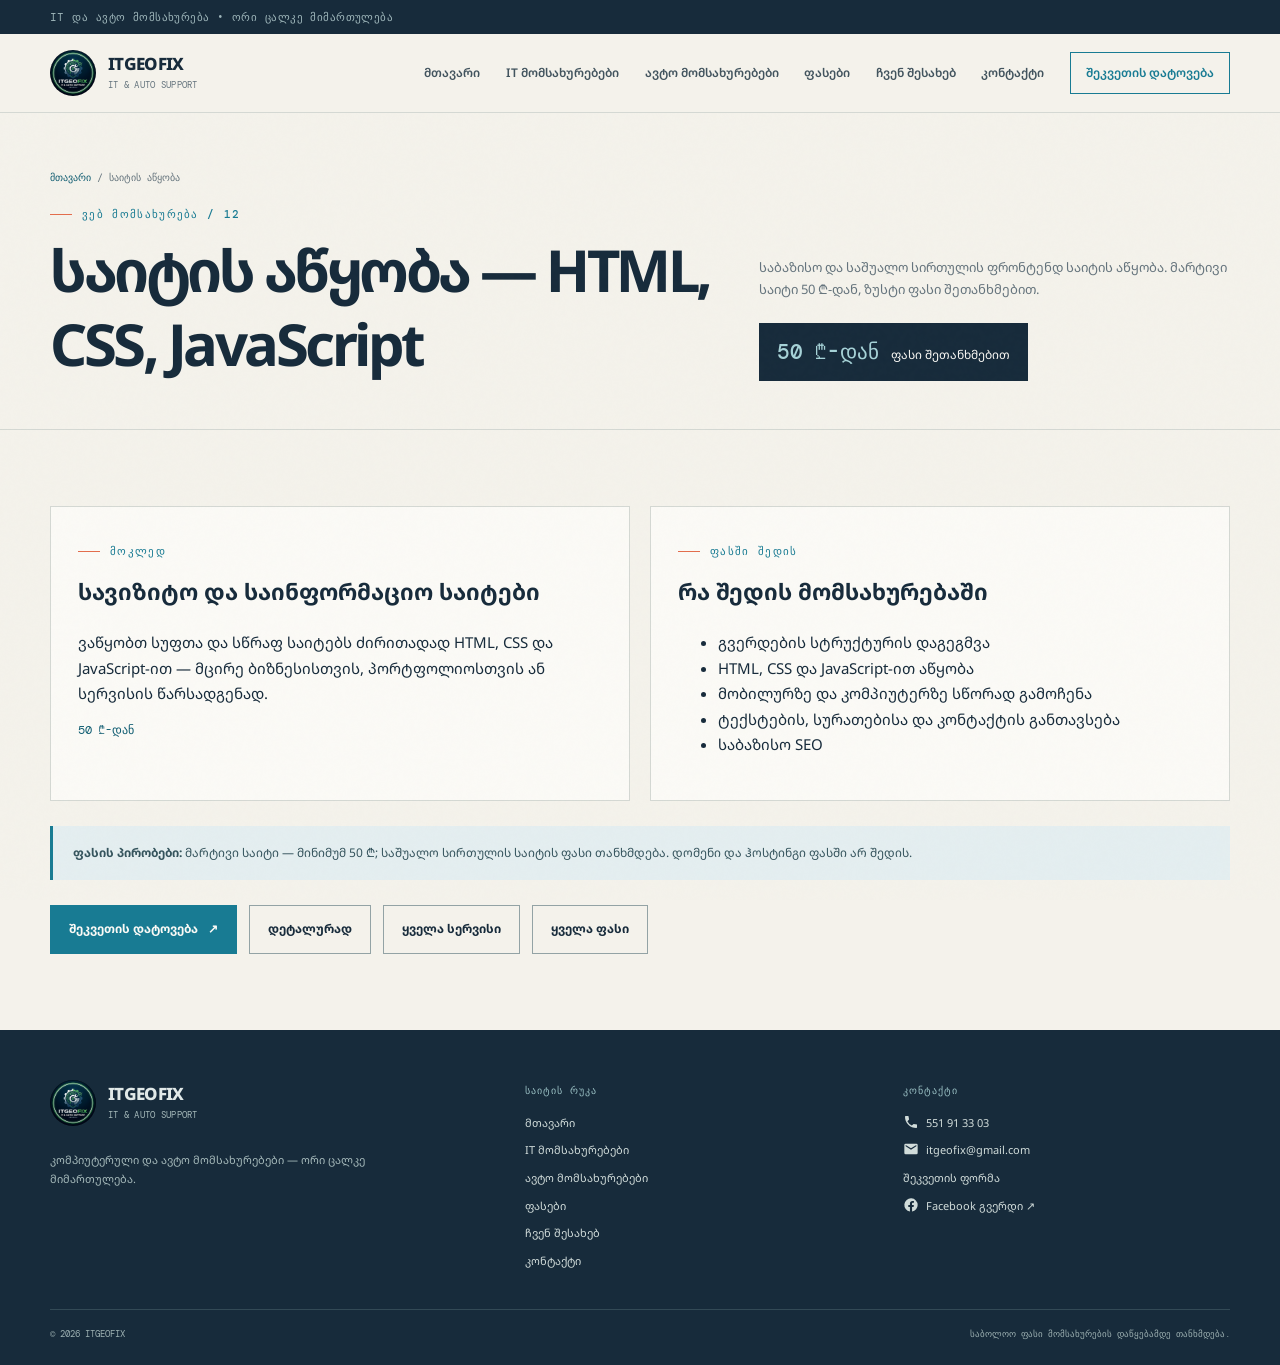
<file: website-development.html>
<!doctype html><html lang="ka"><head><meta charset="utf-8"><meta name="viewport" content="width=device-width,initial-scale=1"><title>საიტის აწყობა — 50 ₾-დან | ITGEOFIX</title><meta name="description" content="საბაზისო და საშუალო სირთულის ფრონტენდ საიტის აწყობა. მარტივი საიტი 50 ₾-დან, ზუსტი ფასი შეთანხმებით."><meta property="og:title" content="საიტის აწყობა — 50 ₾-დან | ITGEOFIX"><meta property="og:description" content="საბაზისო და საშუალო სირთულის ფრონტენდ საიტის აწყობა. მარტივი საიტი 50 ₾-დან, ზუსტი ფასი შეთანხმებით."><meta property="og:type" content="website"><link rel="icon" href="favicon.png" type="image/png"><link rel="stylesheet" href="style.css"><script src="main.js" defer></script></head>
<body><div id="site-header"></div><main><section class="page-hero"><div class="wrap page-heading"><div><div class="breadcrumb"><a href="index.html">მთავარი</a> / საიტის აწყობა</div><span class="eyebrow">ვებ მომსახურება / 12</span><h1>საიტის აწყობა — HTML, CSS, JavaScript</h1></div><div><p>საბაზისო და საშუალო სირთულის ფრონტენდ საიტის აწყობა. მარტივი საიტი 50 ₾-დან, ზუსტი ფასი შეთანხმებით.</p><div class="price-ribbon" style="margin-top:18px"><strong>50 ₾-დან</strong><span>ფასი შეთანხმებით</span></div></div></div></section>
<section class="section"><div class="wrap">
<div class="content-grid">
<article class="info-panel"><span class="eyebrow">მოკლედ</span><h2 style="margin-top:14px">სავიზიტო და საინფორმაციო საიტები</h2><p>ვაწყობთ სუფთა და სწრაფ საიტებს ძირითადად HTML, CSS და JavaScript-ით — მცირე ბიზნესისთვის, პორტფოლიოსთვის ან სერვისის წარსადგენად.</p><p class="price">50 ₾-დან</p></article>
<article class="info-panel"><span class="eyebrow">ფასში შედის</span><h2 style="margin-top:14px">რა შედის მომსახურებაში</h2><ul><li>გვერდების სტრუქტურის დაგეგმვა</li><li>HTML, CSS და JavaScript-ით აწყობა</li><li>მობილურზე და კომპიუტერზე სწორად გამოჩენა</li><li>ტექსტების, სურათებისა და კონტაქტის განთავსება</li><li>საბაზისო SEO</li></ul></article>
</div>
<div class="notice blue" style="margin-top:25px"><strong>ფასის პირობები:</strong> მარტივი საიტი — მინიმუმ 50 ₾; საშუალო სირთულის საიტის ფასი თანხმდება. დომენი და ჰოსტინგი ფასში არ შედის.</div>
<div style="margin-top:25px;display:flex;gap:12px;flex-wrap:wrap"><a class="btn" href="contact.html?service=website-development">შეკვეთის დატოვება <span aria-hidden="true">↗</span></a><a class="btn btn-outline" href="service-details.html?service=website-development">დეტალურად</a><a class="btn btn-outline" href="services.html">ყველა სერვისი</a><a class="btn btn-outline" href="pricing.html">ყველა ფასი</a></div>
</div></section></main><div id="site-footer"></div></body></html>
</file>
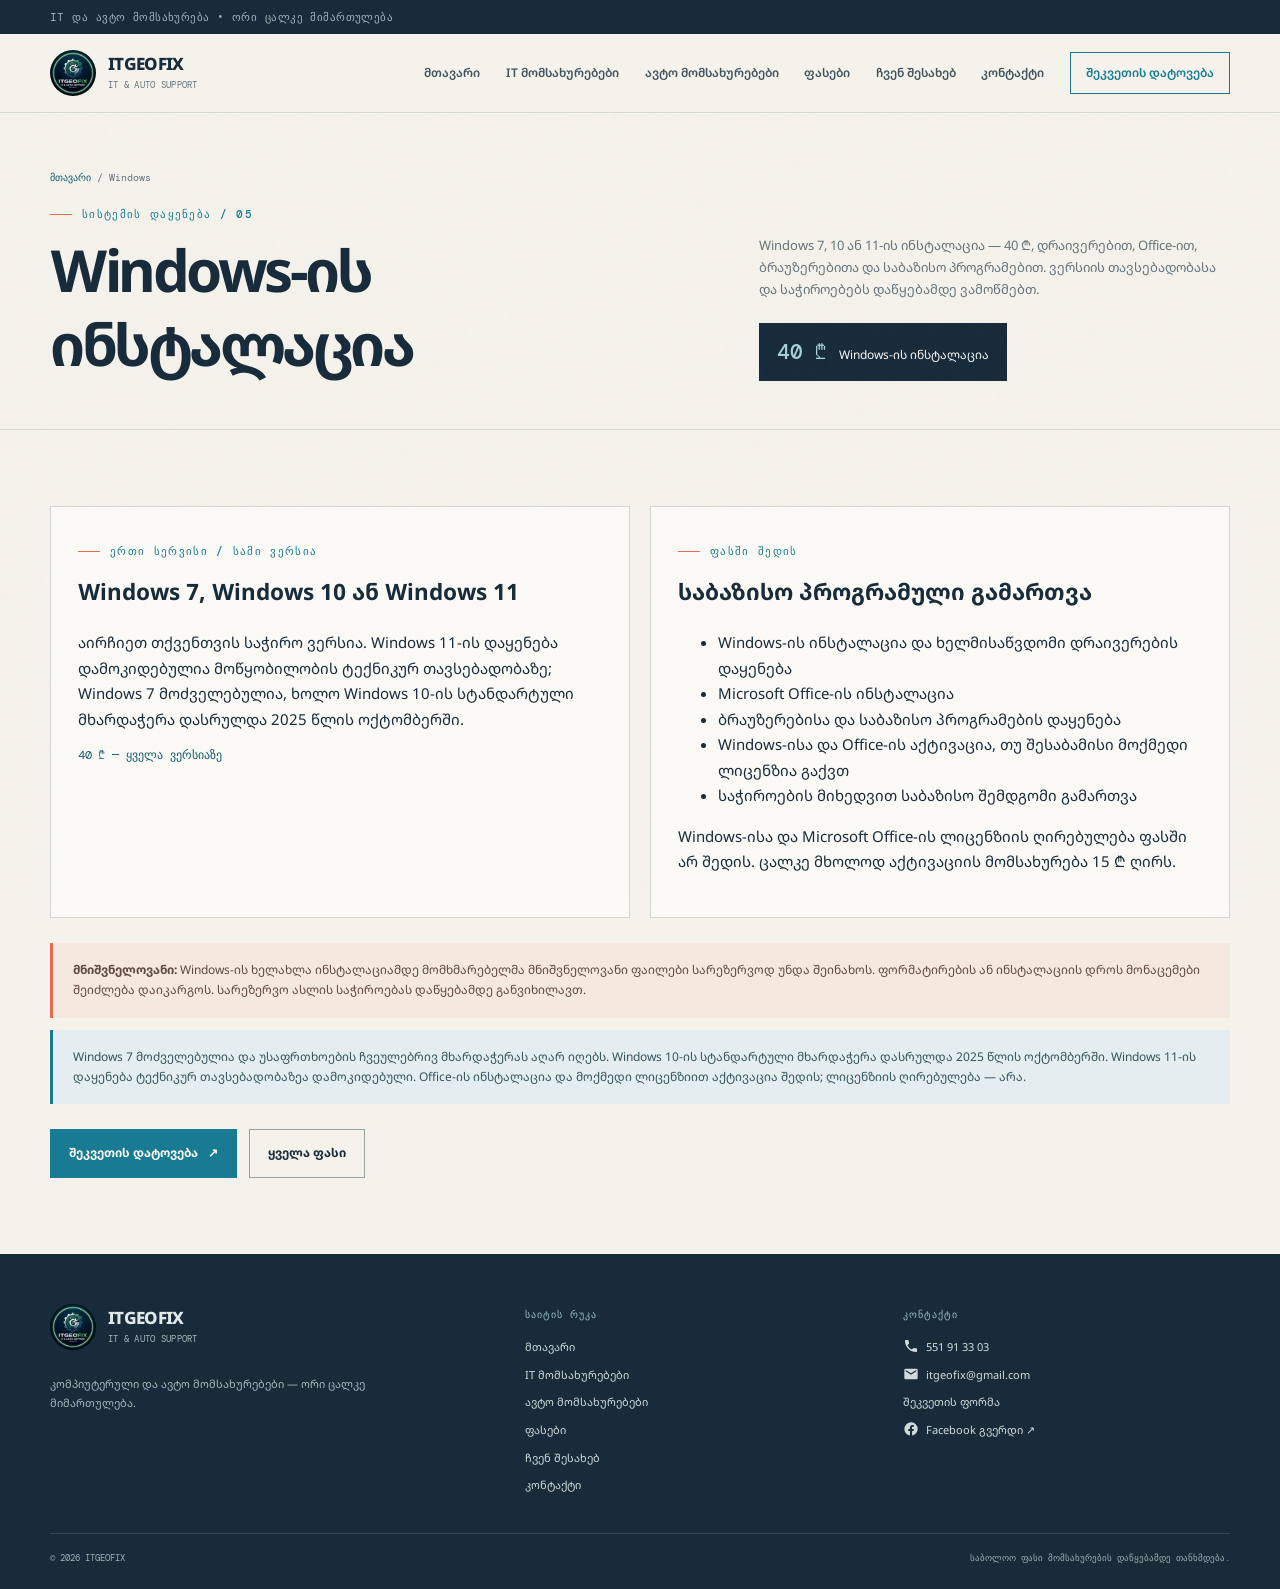
<file: windows-installation.html>
<!doctype html><html lang="ka"><head><meta charset="utf-8"><meta name="viewport" content="width=device-width,initial-scale=1"><title>Windows-ის ინსტალაცია — 40 ₾ | ITGEOFIX</title><meta name="description" content="Windows 7, 10 ან 11-ის ინსტალაცია — 40 ლარი. თავსებადობა, მხარდაჭერა და ფაილების უსაფრთხოების მნიშვნელოვანი პირობები."><meta property="og:title" content="Windows-ის ინსტალაცია — 40 ₾ | ITGEOFIX"><meta property="og:description" content="Windows-ის ინსტალაცია, საბაზისო დაყენება და დრაივერები."><meta property="og:type" content="website"><link rel="icon" href="favicon.png" type="image/png"><link rel="stylesheet" href="style.css"><script src="main.js" defer></script></head>
<body><div id="site-header"></div><main><section class="page-hero"><div class="wrap page-heading"><div><div class="breadcrumb"><a href="index.html">მთავარი</a> / Windows</div><span class="eyebrow">სისტემის დაყენება / 05</span><h1>Windows-ის ინსტალაცია</h1></div><div><p>Windows 7, 10 ან 11-ის ინსტალაცია — 40 ₾, დრაივერებით, Office-ით, ბრაუზერებითა და საბაზისო პროგრამებით. ვერსიის თავსებადობასა და საჭიროებებს დაწყებამდე ვამოწმებთ.</p><div class="price-ribbon" style="margin-top:18px"><strong>40 ₾</strong><span>Windows-ის ინსტალაცია</span></div></div></div></section>
<section class="section"><div class="wrap">
<div class="content-grid">
<article class="info-panel"><span class="eyebrow">ერთი სერვისი / სამი ვერსია</span><h2 style="margin-top:14px">Windows 7, Windows 10 ან Windows 11</h2><p>აირჩიეთ თქვენთვის საჭირო ვერსია. Windows 11-ის დაყენება დამოკიდებულია მოწყობილობის ტექნიკურ თავსებადობაზე; Windows 7 მოძველებულია, ხოლო Windows 10-ის სტანდარტული მხარდაჭერა დასრულდა 2025 წლის ოქტომბერში.</p><p class="price">40 ₾ — ყველა ვერსიაზე</p></article>
<article class="info-panel"><span class="eyebrow">ფასში შედის</span><h2 style="margin-top:14px">საბაზისო პროგრამული გამართვა</h2><ul><li>Windows-ის ინსტალაცია და ხელმისაწვდომი დრაივერების დაყენება</li><li>Microsoft Office-ის ინსტალაცია</li><li>ბრაუზერებისა და საბაზისო პროგრამების დაყენება</li><li>Windows-ისა და Office-ის აქტივაცია, თუ შესაბამისი მოქმედი ლიცენზია გაქვთ</li><li>საჭიროების მიხედვით საბაზისო შემდგომი გამართვა</li></ul><p>Windows-ისა და Microsoft Office-ის ლიცენზიის ღირებულება ფასში არ შედის. ცალკე მხოლოდ აქტივაციის მომსახურება 15 ₾ ღირს.</p></article>
</div>
<div class="notice" style="margin-top:25px"><strong>მნიშვნელოვანი:</strong> Windows-ის ხელახლა ინსტალაციამდე მომხმარებელმა მნიშვნელოვანი ფაილები სარეზერვოდ უნდა შეინახოს. ფორმატირების ან ინსტალაციის დროს მონაცემები შეიძლება დაიკარგოს. სარეზერვო ასლის საჭიროებას დაწყებამდე განვიხილავთ.</div>
<div class="notice blue" style="margin-top:12px">Windows 7 მოძველებულია და უსაფრთხოების ჩვეულებრივ მხარდაჭერას აღარ იღებს. Windows 10-ის სტანდარტული მხარდაჭერა დასრულდა 2025 წლის ოქტომბერში. Windows 11-ის დაყენება ტექნიკურ თავსებადობაზეა დამოკიდებული. Office-ის ინსტალაცია და მოქმედი ლიცენზიით აქტივაცია შედის; ლიცენზიის ღირებულება — არა.</div>
<div style="margin-top:25px;display:flex;gap:12px;flex-wrap:wrap"><a class="btn" href="contact.html?service=windows">შეკვეთის დატოვება <span aria-hidden="true">↗</span></a><a class="btn btn-outline" href="pricing.html">ყველა ფასი</a></div>
</div></section></main><div id="site-footer"></div></body></html>
</file>
<file: style.css>
@import url('https://fonts.googleapis.com/css2?family=DM+Mono:wght@400;500&family=Noto+Sans+Georgian:wght@400;500;600;700;800&display=swap');

:root {
  --paper: #f4f2eb;
  --paper-deep: #e9e6dc;
  --ink: #172b3b;
  --muted: #65747d;
  --line: #d4d8d3;
  --blue: #187b93;
  --blue-deep: #105d72;
  --coral: #e36d4c;
  --pale-blue: #dcebef;
  --white: #fbfaf6;
  --mono: "DM Mono", monospace;
  --sans: "Noto Sans Georgian", sans-serif;
  --wrap: 1180px;
}

* { box-sizing: border-box; }
[hidden] { display: none !important; }
html { scroll-behavior: smooth; scroll-padding-top: 90px; }
body { margin: 0; background: var(--paper); color: var(--ink); font-family: var(--sans); line-height: 1.7; font-size: 15px; overflow-x: clip; }
body::before { content: ""; position: fixed; inset: 0; z-index: 20; pointer-events: none; opacity: .12; background-image: url("data:image/svg+xml,%3Csvg viewBox='0 0 180 180' xmlns='http://www.w3.org/2000/svg'%3E%3Cfilter id='n'%3E%3CfeTurbulence type='fractalNoise' baseFrequency='.86' numOctaves='3' stitchTiles='stitch'/%3E%3C/filter%3E%3Crect width='100%25' height='100%25' filter='url(%23n)' opacity='.13'/%3E%3C/svg%3E"); }
a { color: inherit; text-decoration: none; }
img, video, iframe, canvas { max-width: 100%; }
button, input, select, textarea { font: inherit; }
button, a { -webkit-tap-highlight-color: transparent; }
button:focus-visible, a:focus-visible, input:focus-visible, select:focus-visible, textarea:focus-visible { outline: 3px solid var(--coral); outline-offset: 3px; }
.wrap { width: min(var(--wrap), calc(100% - 48px)); margin-inline: auto; }
.eyebrow { color: var(--blue); font: 500 11px/1.4 var(--mono); letter-spacing: .12em; text-transform: uppercase; display: inline-flex; align-items: center; gap: 10px; }
.eyebrow::before { content: ""; width: 22px; height: 1px; background: var(--coral); }
.topline { background: var(--ink); color: #dce4e4; font: 11px var(--mono); letter-spacing: .04em; }
.topline .wrap { display: flex; justify-content: space-between; align-items: center; min-height: 34px; }
.topline span:last-child { color: #9db5b9; }
.site-header { position: sticky; top: 0; z-index: 10; background: rgba(244,242,235,.94); backdrop-filter: blur(14px); border-bottom: 1px solid var(--line); }
.nav-wrap { min-height: 78px; display: flex; align-items: center; justify-content: space-between; gap: 28px; }
.brand { display: inline-flex; align-items: center; gap: 12px; flex-shrink: 0; }
.brand-mark { display: grid; place-items: center; width: 39px; height: 39px; background: var(--blue); color: var(--white); font: 700 15px var(--mono); position: relative; }
.brand-mark::after { content: ""; position: absolute; width: 9px; height: 9px; right: -4px; bottom: -4px; background: var(--coral); }
.brand-name { display: block; font-size: 17px; font-weight: 800; letter-spacing: -.04em; line-height: 1.1; }
.brand-tag { display: block; margin-top: 5px; color: var(--muted); font: 9px var(--mono); letter-spacing: .03em; }
.primary-nav { display: flex; align-items: center; gap: clamp(13px, 2vw, 27px); }
.primary-nav a { color: #42545e; font-size: 12px; font-weight: 600; transition: color .2s; white-space: nowrap; }
.primary-nav a:hover, .primary-nav a[aria-current="page"] { color: var(--blue); }
.nav-cta { border: 1px solid var(--blue) !important; color: var(--blue) !important; padding: 10px 15px; }
.nav-toggle { display: none; border: 1px solid var(--line); background: transparent; color: var(--ink); padding: 9px 11px; cursor: pointer; }
.btn { display: inline-flex; justify-content: center; align-items: center; gap: 10px; border: 1px solid var(--blue); padding: 13px 18px; background: var(--blue); color: var(--white); font-size: 12px; font-weight: 700; cursor: pointer; transition: background .2s, color .2s, transform .2s; }
.btn:hover { background: var(--blue-deep); transform: translateY(-2px); }
.btn-outline { background: transparent; color: var(--ink); border-color: #93a3a5; }
.btn-outline:hover { background: var(--ink); color: var(--white); border-color: var(--ink); }
.btn-small { padding: 10px 13px; font-size: 11px; }
.hero { padding: 70px 0 78px; overflow: hidden; }
.hero-grid { display: grid; grid-template-columns: 1.1fr .9fr; align-items: center; gap: 48px; }
.hero h1 { font-size: clamp(38px, 5.3vw, 68px); line-height: 1.2; letter-spacing: -.07em; margin: 20px 0 20px; max-width: 720px; }
.hero h1 em { color: var(--blue); font-style: normal; }
.hero-copy { max-width: 620px; color: #5d6a70; font-size: 15px; }
.hero-actions { display: flex; gap: 12px; flex-wrap: wrap; margin-top: 30px; }
.hero-note { display: flex; align-items: center; gap: 12px; margin-top: 32px; color: var(--muted); font-size: 11px; }
.hero-note b { font: 11px var(--mono); color: var(--coral); }
.visual-board { position: relative; min-height: 385px; background: var(--pale-blue); border: 1px solid #c3d5d6; overflow: hidden; display: grid; place-items: center; }
.visual-board::before, .visual-board::after { content: ""; position: absolute; border: 1px solid rgba(24,123,147,.22); border-radius: 50%; width: 310px; height: 310px; }
.visual-board::after { width: 230px; height: 230px; }
.board-grid { position: absolute; inset: 0; opacity: .45; background-image: linear-gradient(rgba(24,123,147,.13) 1px, transparent 1px), linear-gradient(90deg, rgba(24,123,147,.13) 1px, transparent 1px); background-size: 34px 34px; }
.device { position: relative; width: 210px; height: 148px; border: 8px solid var(--ink); border-bottom-width: 13px; border-radius: 8px; background: var(--white); transform: rotate(-7deg); box-shadow: 17px 19px 0 rgba(23,43,59,.12); z-index: 1; }
.device::after { content: ""; position: absolute; width: 250px; height: 9px; background: var(--ink); bottom: -24px; left: -28px; border-radius: 2px 2px 12px 12px; }
.screen-lines { padding: 22px 20px; }
.screen-lines i { display: block; height: 5px; margin: 0 0 10px; background: #c4d6d6; width: 76%; }
.screen-lines i:nth-child(2) { width: 48%; background: var(--coral); }
.screen-lines i:nth-child(3) { width: 65%; }
.screen-lines i:nth-child(4) { width: 34%; background: var(--blue); }
.floating-tag { z-index: 2; position: absolute; padding: 10px 12px; background: var(--white); box-shadow: 5px 6px 0 rgba(23,43,59,.12); font: 10px var(--mono); color: var(--blue-deep); }
.tag-a { top: 57px; left: 10%; transform: rotate(-5deg); }.tag-b { right: 8%; bottom: 75px; transform: rotate(4deg); }
.board-index { position: absolute; top: 18px; right: 18px; font: 10px var(--mono); color: var(--blue); }
.section { padding: 76px 0; }
.section-tint { background: var(--paper-deep); }
.section-head { display: flex; justify-content: space-between; align-items: end; gap: 28px; margin-bottom: 32px; }
.section-head h2, .page-heading h1 { margin: 10px 0 0; font-size: clamp(28px, 3.5vw, 43px); line-height: 1.28; letter-spacing: -.06em; }
.section-head p { max-width: 420px; margin: 0; color: var(--muted); font-size: 13px; }
.service-grid { display: grid; grid-template-columns: repeat(3, 1fr); gap: 1px; border: 1px solid var(--line); background: var(--line); }
.service-card { background: var(--white); padding: 25px; min-height: 240px; display: flex; flex-direction: column; transition: background .2s; }
.service-card:hover { background: #f8f8f2; }
.service-top { display: flex; justify-content: space-between; align-items: flex-start; }
.service-icon { width: 41px; height: 41px; display: grid; place-items: center; background: var(--pale-blue); color: var(--blue-deep); font: 15px var(--mono); }
.service-number { color: #87979a; font: 10px var(--mono); }
.service-card h3 { font-size: 17px; line-height: 1.4; margin: 22px 0 9px; letter-spacing: -.04em; }
.service-card p { color: var(--muted); font-size: 12px; margin: 0 0 20px; }
.service-bottom { display: flex; justify-content: space-between; align-items: center; margin-top: auto; gap: 10px; }
.price { color: var(--blue-deep); font: 12px var(--mono); white-space: nowrap; }
.text-link { color: var(--blue-deep); font-size: 11px; font-weight: 700; border-bottom: 1px solid #8eb4bb; padding-bottom: 3px; }
.benefit-grid { display: grid; grid-template-columns: 1.05fr .95fr; gap: 70px; align-items: start; }
.benefit-grid h2 { font-size: 39px; letter-spacing: -.06em; line-height: 1.3; margin: 14px 0; }
.benefit-grid > div > p { max-width: 450px; color: var(--muted); }
.benefits { border-top: 1px solid var(--line); }
.benefit { display: grid; grid-template-columns: 40px 1fr; gap: 16px; padding: 17px 0; border-bottom: 1px solid var(--line); }
.benefit b { color: var(--coral); font: 11px var(--mono); padding-top: 3px; }
.benefit strong { display: block; font-size: 14px; }
.benefit span { display: block; color: var(--muted); font-size: 11px; margin-top: 4px; }
.steps { display: grid; grid-template-columns: repeat(3, 1fr); gap: 25px; }
.step { border-top: 1px solid var(--blue); padding-top: 18px; }
.step-num { color: var(--coral); font: 13px var(--mono); }
.step h3 { margin: 14px 0 6px; font-size: 17px; }
.step p { margin: 0; color: var(--muted); font-size: 12px; }
.page-hero { padding: 58px 0 48px; border-bottom: 1px solid var(--line); }
.page-heading { display: grid; grid-template-columns: 1fr .7fr; align-items: end; gap: 35px; }
.page-heading h1 { font-size: clamp(36px, 5vw, 58px); }
.page-heading p { max-width: 475px; margin: 0 0 5px; color: var(--muted); font-size: 13px; }
.breadcrumb { color: var(--muted); font: 10px var(--mono); margin-bottom: 13px; }
.breadcrumb a { color: var(--blue-deep); }
.prose { max-width: 850px; }
.prose p, .prose li { color: #596970; font-size: 13px; }
.prose h2 { font-size: 25px; letter-spacing: -.04em; margin: 0 0 13px; }
.prose h3 { font-size: 18px; margin: 0 0 8px; }
.content-grid { display: grid; grid-template-columns: 1fr 1fr; gap: 20px; }
.info-panel { border: 1px solid var(--line); background: var(--white); padding: 27px; }
.info-panel h2, .info-panel h3 { margin-top: 0; }
.notice { border-left: 3px solid var(--coral); background: #f4e8df; padding: 17px 20px; color: #60493e; font-size: 12px; }
.notice.blue { border-color: var(--blue); background: #e4eef0; color: #35545d; }
.price-ribbon { display: inline-flex; align-items: baseline; gap: 12px; padding: 15px 18px; background: var(--ink); color: var(--white); }
.price-ribbon strong { font: 500 21px var(--mono); color: #a6d2d7; }
.price-ribbon span { font-size: 12px; }
.toolbar { display: flex; gap: 12px; flex-wrap: wrap; margin: 0 0 24px; }
.field-control { min-height: 44px; border: 1px solid #bfc9c5; background: var(--white); padding: 10px 13px; color: var(--ink); }
.search-control { flex: 1 1 250px; }
.filters { display: flex; gap: 8px; flex-wrap: wrap; }
.filter-btn { background: transparent; border: 1px solid #bfc9c5; padding: 9px 12px; color: #52636a; font-size: 11px; cursor: pointer; }
.filter-btn[aria-pressed="true"] { background: var(--ink); color: var(--white); border-color: var(--ink); }
.price-table { width: 100%; border-collapse: collapse; background: var(--white); }
.price-table th { text-align: left; padding: 15px 18px; background: var(--ink); color: #e4ebea; font: 10px var(--mono); letter-spacing: .08em; }
.price-table td { border-bottom: 1px solid var(--line); padding: 14px 18px; font-size: 12px; }
.price-table td:last-child { color: var(--blue-deep); font: 12px var(--mono); white-space: nowrap; }
.price-table tr:last-child td { border-bottom: 0; }
.faq-list { border-top: 1px solid var(--line); }
.faq-item { border-bottom: 1px solid var(--line); }
.faq-question { width: 100%; border: 0; background: transparent; padding: 18px 0; display: flex; align-items: center; justify-content: space-between; gap: 20px; text-align: left; color: var(--ink); font-weight: 700; cursor: pointer; }
.faq-question span:last-child { color: var(--coral); font: 18px var(--mono); }
.faq-answer { display: none; padding: 0 40px 18px 0; color: var(--muted); font-size: 12px; }
.faq-item.open .faq-answer { display: block; }
.faq-item.open .faq-question span:last-child { transform: rotate(45deg); }
.contact-layout { display: grid; grid-template-columns: .72fr 1.28fr; gap: 60px; }
.contact-details { border-top: 1px solid var(--line); margin-top: 25px; }
.contact-row { padding: 15px 0; border-bottom: 1px solid var(--line); }
.contact-row small { display: block; color: var(--muted); font: 10px var(--mono); margin-bottom: 4px; }
.contact-row strong { font-size: 13px; font-weight: 600; }
.form-card { background: var(--white); border: 1px solid var(--line); padding: 30px; }
.form-grid { display: grid; grid-template-columns: 1fr 1fr; gap: 16px; }
.form-field { display: flex; flex-direction: column; gap: 6px; }
.form-field.full { grid-column: 1 / -1; }
.form-field label { font-size: 11px; font-weight: 700; }
.form-field input, .form-field select, .form-field textarea { width: 100%; border: 1px solid #c4ceca; background: #fcfbf7; color: var(--ink); padding: 12px; font-size: 12px; border-radius: 0; }
.form-field textarea { min-height: 115px; resize: vertical; }
.form-help { color: var(--muted); font-size: 10px; }
.form-message { display: none; margin: 17px 0 0; padding: 12px 15px; font-size: 12px; }
.form-message.success { display: block; background: #e0eee8; color: #245742; }
.form-message.error { display: block; background: #f5e5de; color: #844331; }
.demo-note { padding: 13px 15px; margin: 16px 0; background: #edf0eb; color: #53636a; font-size: 11px; }
.whatsapp-link { display: none; margin-top: 12px; }
.site-footer { background: var(--ink); color: #e1e9e8; padding: 50px 0 25px; }
.footer-grid { display: grid; grid-template-columns: 1.3fr 1fr 1fr; gap: 50px; }
.site-footer .brand-tag { color: #a5b9ba; }
.footer-copy { max-width: 320px; color: #a5b9ba; font-size: 11px; margin-top: 18px; }
.footer-title { font: 10px var(--mono); color: #99bfc3; letter-spacing: .1em; margin: 4px 0 17px; }
.footer-links { display: grid; gap: 9px; }
.footer-links a, .footer-links span { color: #d1dcda; font-size: 11px; }
.footer-links a:hover { color: #f0a086; }
.footer-bottom { border-top: 1px solid #334a56; margin-top: 38px; padding-top: 18px; display: flex; justify-content: space-between; color: #9db1b2; font: 9px var(--mono); }
.back-top { position: fixed; bottom: 22px; right: 22px; z-index: 8; width: 44px; height: 44px; border: 0; background: var(--coral); color: white; font: 16px var(--mono); cursor: pointer; opacity: 0; pointer-events: none; transition: opacity .2s; }
.back-top.visible { opacity: 1; pointer-events: auto; }
.empty-state { display: none; padding: 30px; text-align: center; background: var(--white); color: var(--muted); font-size: 12px; }
.sr-only { position: absolute; width: 1px; height: 1px; padding: 0; margin: -1px; overflow: hidden; clip: rect(0, 0, 0, 0); white-space: nowrap; border: 0; }
.reveal { animation: rise .65s both; }
@keyframes rise { from { opacity: 0; transform: translateY(12px); } to { opacity: 1; transform: translateY(0); } }
@media (max-width: 980px) {
  .primary-nav { gap: 12px; }.primary-nav a { font-size: 11px; }.nav-cta { padding: 8px 10px; }
  .hero-grid { gap: 28px; }.visual-board { min-height: 330px; }
}
@media (max-width: 900px) {
  .nav-wrap { min-height: 68px; gap: 10px; }.nav-toggle { display: block; flex: 0 0 auto; }
  .primary-nav { display: none; position: absolute; top: 100%; left: 0; right: 0; padding: 14px 18px 20px; background: var(--paper); border-bottom: 1px solid var(--line); flex-direction: column; align-items: stretch; gap: 0; }
  .primary-nav.open { display: flex; }.primary-nav a { padding: 12px 2px; border-bottom: 1px solid var(--line); font-size: 13px; }.primary-nav .nav-cta { margin-top: 11px; text-align: center; border: 1px solid var(--blue) !important; }
}
@media (max-width: 760px) {
  .wrap { width: min(var(--wrap), calc(100% - 32px)); }
  .topline .wrap { min-height: 30px; padding-block: 5px; line-height: 1.5; }.topline span:last-child { display: none; }
  .hero { padding: 48px 0 54px; }.hero-grid, .page-heading, .benefit-grid, .contact-layout { grid-template-columns: minmax(0, 1fr); }
  .hero-grid > *, .page-heading > *, .benefit-grid > *, .contact-layout > *, .content-grid > *, .footer-grid > * { min-width: 0; }
  .hero-grid { gap: 38px; }.hero h1 { font-size: clamp(34px, 9vw, 48px); overflow-wrap: anywhere; }.visual-board { min-height: 290px; }
  .section { padding: 54px 0; }.section-head { align-items: flex-start; flex-direction: column; gap: 12px; }.service-grid { grid-template-columns: 1fr 1fr; }
  .benefit-grid { gap: 32px; }.benefit-grid h2 { font-size: clamp(28px, 7vw, 32px); overflow-wrap: anywhere; }.steps { grid-template-columns: 1fr; gap: 25px; }
  .page-hero { padding: 42px 0 35px; }.page-heading { gap: 13px; }.page-heading h1 { font-size: clamp(32px, 8.5vw, 48px); overflow-wrap: anywhere; }.content-grid { grid-template-columns: minmax(0, 1fr); }
  .contact-layout { gap: 35px; }.footer-grid { grid-template-columns: 1fr 1fr; gap: 30px; }.footer-grid > div:first-child { grid-column: 1 / -1; }
  .service-card { min-width: 0; }.service-card h3, .service-card p, .info-panel, .notice { overflow-wrap: anywhere; }
  .price-ribbon { max-width: 100%; flex-wrap: wrap; }
}
@media (max-width: 520px) {
  .wrap { width: min(var(--wrap), calc(100% - 28px)); }
  .service-grid { grid-template-columns: minmax(0, 1fr); }.service-card { min-height: 205px; padding: 21px; }
  .form-card { padding: 18px; }.form-grid { grid-template-columns: minmax(0, 1fr); }.form-field.full { grid-column: auto; }
  .form-field input, .form-field select, .form-field textarea { min-width: 0; }
  .price-table { display: block; width: 100%; }
  .price-table thead { position: absolute; width: 1px; height: 1px; padding: 0; margin: -1px; overflow: hidden; clip: rect(0, 0, 0, 0); white-space: nowrap; border: 0; }
  .price-table tbody { display: grid; gap: 9px; }
  .price-table tr { display: grid; grid-template-columns: minmax(0, 1fr) auto; gap: 4px 12px; padding: 13px 14px; border: 1px solid var(--line); }
  .price-table td { min-width: 0; padding: 0; border: 0; font-size: 12px; overflow-wrap: anywhere; }
  .price-table td:first-child { grid-column: 1 / -1; padding-bottom: 5px; font-weight: 700; }
  .price-table td:nth-child(2) { align-self: center; white-space: normal; font: 12px var(--mono); }
  .price-table td:nth-child(2)::before { content: "ფასი: "; color: var(--muted); font: 10px var(--sans); }
  .price-table td:last-child { justify-self: end; align-self: center; white-space: normal; font: inherit; text-align: right; }
  .price-table td:last-child .text-link { display: inline-block; font-size: 11px; white-space: nowrap; }
  .footer-grid { grid-template-columns: 1fr; }.footer-grid > div:first-child { grid-column: auto; }.footer-bottom { flex-direction: column; gap: 8px; }
  .hero-actions { flex-direction: column; align-items: stretch; }.hero-actions .btn { width: 100%; }.toolbar { flex-direction: column; }.search-control { flex-basis: auto; }
  .filter-btn { flex: 1 1 auto; }
  .nav-wrap { min-height: 64px; }.brand { gap: 9px; }.brand-tag { font-size: 8px; }
}
@media (max-width: 360px) {
  .wrap { width: min(var(--wrap), calc(100% - 24px)); }
  .nav-toggle { padding: 8px; font-size: 12px; }
  .brand-name { font-size: 15px; }
  .brand-tag { font-size: 7px; }
  .service-card { padding: 17px; }
  .service-bottom { flex-wrap: wrap; }
  .price-table tr { padding: 11px; gap: 6px 8px; }
  .price-table td:last-child .text-link { white-space: normal; text-align: right; }
}
@media (prefers-reduced-motion: reduce) { *, *::before, *::after { scroll-behavior: auto !important; animation-duration: .01ms !important; transition-duration: .01ms !important; } }

#site-header { position: sticky; top: 0; z-index: 50; }
.site-header { position: relative; }
.brand-logo { width: 46px; height: 46px; border-radius: 50%; display: block; flex: none; }
.contact-icon { display: inline-block; vertical-align: -3px; margin-right: 7px; flex: none; }
</file>
